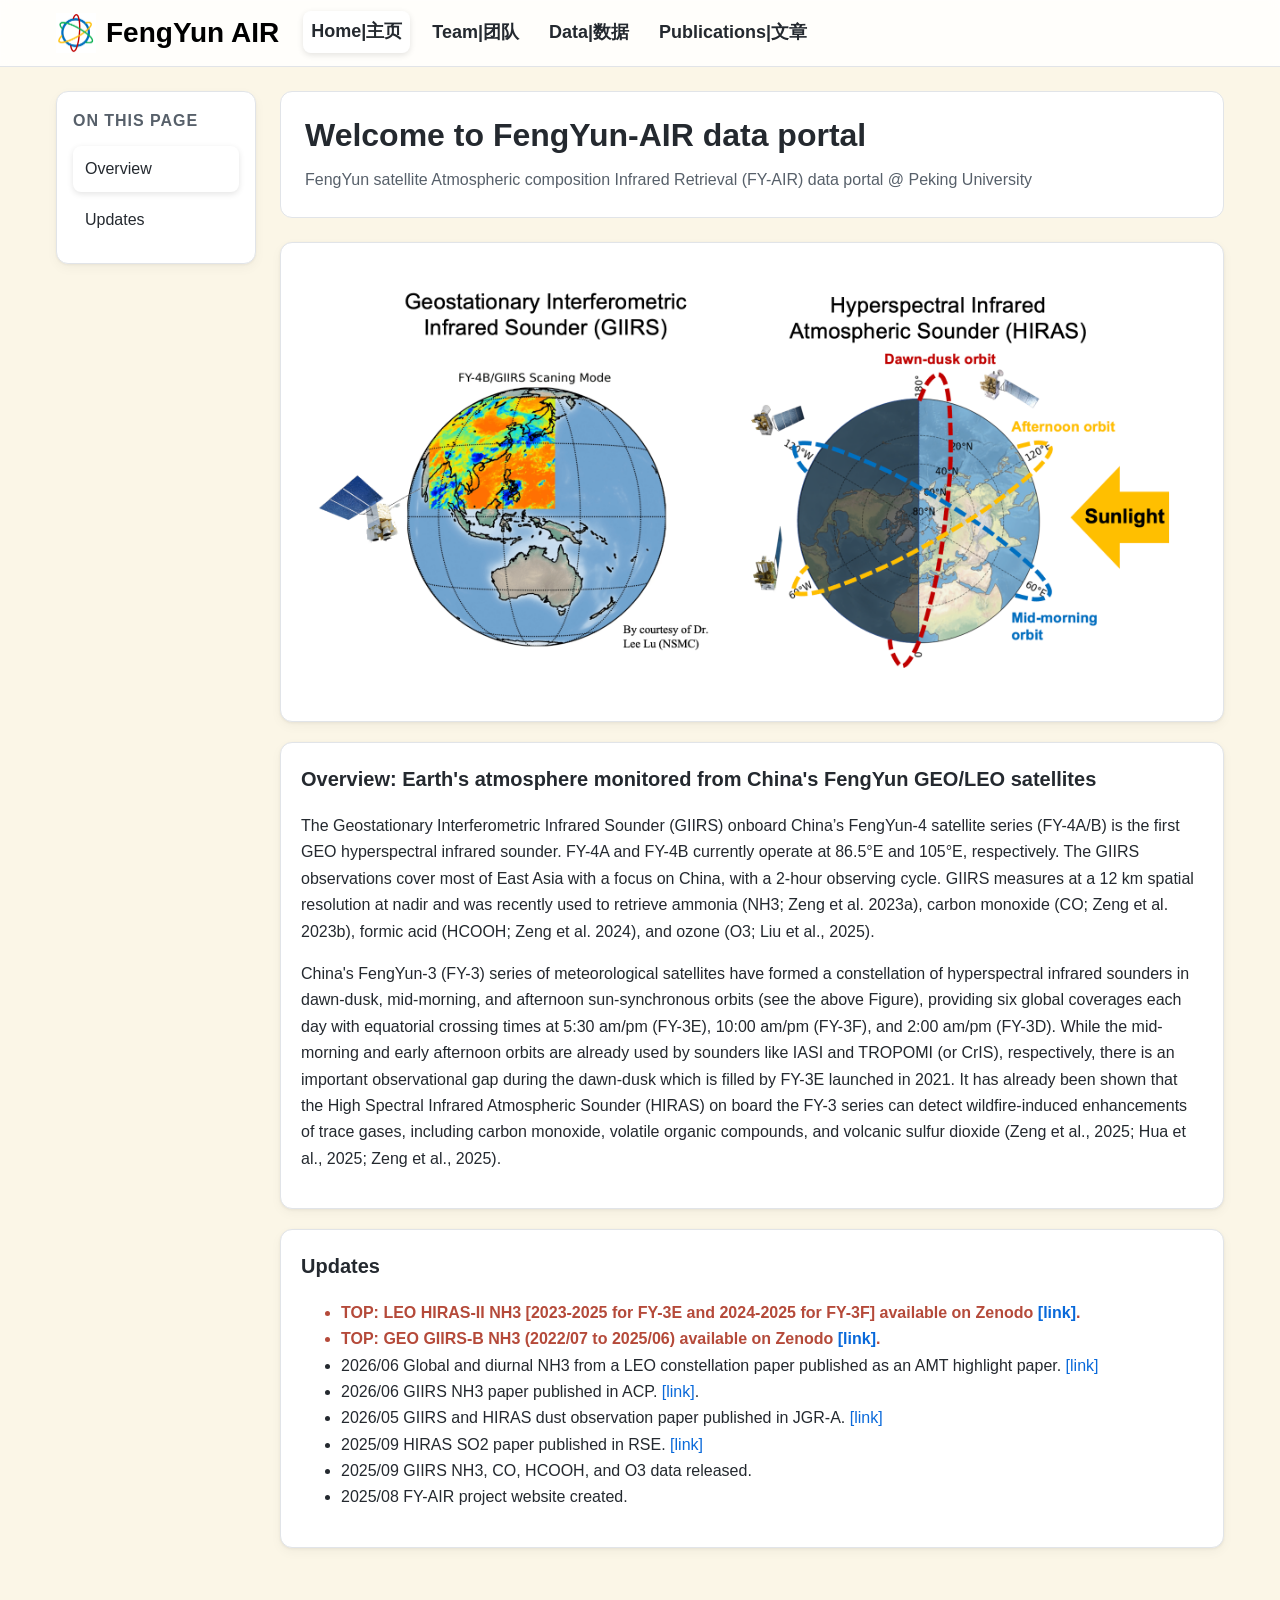
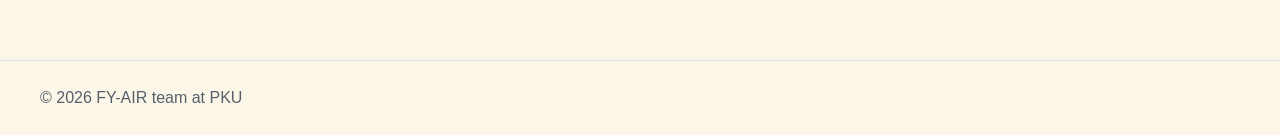
<file: index.html>
<!doctype html>
<html lang="en">
<head>
  <meta charset="utf-8" />
  <meta name="viewport" content="width=device-width, initial-scale=1" />
  <title>FY-AIR</title>
  <meta name="description" content="FengYun satellite atmospheric composition" />
    <style>
    :root {
      --bg: #fbf6e7;
      --text: #24292f;
      --muted: #57606a;
      --border: #e1e4e8;
      --primary: #0969da;
      --primary-ink: #0550ae;
      --nav-bg: #ffffff;
      --nav-blur: rgba(255,255,255,0.85);
      --code-bg: #f6f8fa;
      --card-bg: #ffffff;
      --shadow: 0 1px 3px rgba(0,0,0,0.06), 0 4px 12px rgba(0,0,0,0.04);
      --radius: 12px;
      --sw: 1px;
      --content-max: 1200px;
      --sidebar-w: 200px;
    }
    *, *::before, *::after { box-sizing: border-box; }
    html, body { height: 100%; }
    body {
      margin: 0;
      font: 16px/1.65 -apple-system, BlinkMacSystemFont, "Segoe UI", Roboto, Inter, Helvetica, Arial, sans-serif;
      color: var(--text);
      background: var(--bg);
      -webkit-font-smoothing: antialiased;
      -moz-osx-font-smoothing: grayscale;
    }
    img { max-width: 100%; display: block; }
    a { color: var(--primary); text-decoration: none; }
    a:hover { text-decoration: underline; }
    .brand {
      text-decoration: none;
    }
    .brand:hover {
      text-decoration: none;
    }
    code, pre { font-family: ui-monospace, SFMono-Regular, Menlo, Monaco, Consolas, "Liberation Mono", "Courier New", monospace; }
    .nav {
      position: sticky; top: 0; z-index: 50;
      backdrop-filter: saturate(1.2) blur(6px);
      background: var(--nav-blur);
      border-bottom: var(--sw) solid var(--border);
    }
    .nav .wrap {
      max-width: var(--content-max);
      margin: 0 auto;
      padding: 10px 16px;
      display: flex; align-items: center; gap: 16px;
    }
    .brand { display:flex; align-items:center; gap:10px; font-weight:700; font-size: 22px; }
    .brand .logo {
      position: relative;
      width: 28px;
      height: 28px;
    }
    .brand .logo span,
    .brand .logo::before,
    .brand .logo::after {
      content: '';
      position: absolute;
      border-radius: 50%;
      top: 50%;
      left: 50%;
      transform: translate(-50%, -50%);
      background: transparent;
      border: 2px solid;
    }
    .brand .logo span {
      width: 8px;
      height: 8px;
      border-color: blue;
      z-index: 3;
    }
    .brand .logo::before {
      width: 16px;
      height: 16px;
      border-color: green;
      z-index: 2;
    }
    .brand .logo::after {
      width: 24px;
      height: 24px;
      border-color: red;
      z-index: 1;
    }
    .brand-title {
      font-size: 28px;
      font-weight: 700;
      color: #000000;
    }
    .navlinks { display:flex; gap:14px; margin-left: 8px; }
    .navlinks a {
      color: var(--text);
      padding:6px 8px;
      border-radius:8px;
      font-size: 18px;
      font-weight:600;
      transition: all 0.22s ease; /* 平滑动画 */
    }
    .navlinks a[aria-current="page"],
    .navlinks a:hover {
      background: var(--card-bg);
      text-decoration:none;
      box-shadow: 0 2px 6px rgba(0,0,0,0.11); /* 加深阴影 */
      transform: translateY(-1px); /* 轻微上浮 */
    }
    .spacer { flex: 1; }
    .menu-btn { display:none; margin-left:4px; border: var(--sw) solid var(--border); background:#fff; border-radius:8px; padding:8px 10px; }
    .layout {
      max-width: var(--content-max);
      margin: 0 auto; padding: 24px 16px 64px;
      display: grid; grid-template-columns: var(--sidebar-w) 1fr;
      gap: 24px;
    }
    .sidebar {
      position: sticky; top: 64px; align-self: start; border: var(--sw) solid var(--border); border-radius: var(--radius); padding: 16px; background: #fff;
      height: max-content;
      box-shadow: var(--shadow);
    }
    .sidebar h3 { margin: 0 0 12px; font-size: 16px; font-weight: 700; text-transform: uppercase; letter-spacing: .06em; color: var(--muted); }
    .snav { list-style: none; padding: 0; margin: 0; }
    .snav li { margin: 4px 0; }
    .snav a {
      display: block;
      padding: 10px 12px;
      border-radius: 8px;
      color: var(--text);
      font-size: 16px;
      font-weight: 500;
      transition: all 0.22s ease;
    }
    .snav a.active,
    .snav a:hover {
      background: var(--card-bg);
      text-decoration: none;
      box-shadow: 0 2px 6px rgba(0,0,0,0.11);
      transform: translateY(-1px);
    }
    .content { min-width: 0; }
    .hero {
      border: var(--sw) solid var(--border); border-radius: var(--radius); padding: 24px; background: #fff;
      display: grid; gap: 12px;
      transition: transform 0.2s ease, box-shadow 0.2s ease;
    }
    .hero:hover {
      transform: translateY(-2px);
      box-shadow: 0 2px 6px rgba(0,0,0,0.08),0 8px 16px rgba(0,0,0,0.06);
    }
    .hero h1 { font-size: 32px; line-height: 1.2; margin: 0; }
    .hero p { margin: 0; color: var(--muted); }
    .hero .cta { display: flex; flex-wrap: wrap; gap: 10px; margin-top: 6px; }
    .btn {
      display:inline-flex; align-items:center; gap:8px; padding:10px 14px; border-radius: 10px; border: var(--sw) solid var(--border); background:#fff;
      font-weight:600; text-decoration:none;
      box-shadow: var(--shadow);
    }
    .btn.primary { background: var(--primary); color:#fff; border-color: transparent; }
    .btn.primary:hover { filter: saturate(1.1) brightness(.98); }
    .three-boxes {
      margin-top: 24px;
      display: flex;
      flex-direction: column;
      gap: 20px;
    }
    .box {
      border: var(--sw) solid var(--border);
      border-radius: var(--radius);
      background: #fff;
      padding: 20px;
      box-shadow: var(--shadow);
      transition: transform 0.2s ease, box-shadow 0.2s ease;
    }
    .box:hover {
      transform: translateY(-2px);
      box-shadow: 0 2px 6px rgba(0,0,0,0.08),0 8px 16px rgba(0,0,0,0.06);
    }
    .box h2 {
      margin-top: 0;
      font-size: 20px;
    }
    footer { border-top: var(--sw) solid var(--border); margin-top: 48px; padding: 24px 16px; color: var(--muted); }
    .footwrap { max-width: var(--content-max); margin: 0 auto; display: grid; gap: 12px; }
    @media (max-width: 1100px) {
      .layout { grid-template-columns: 1fr; }
      .sidebar { position: static; }
      .menu-btn { display:inline-flex; }
      .sidebar { display: none; }
      .sidebar.open { display: block; }
    }
    </style>

</head>
<body>
  <nav class="nav" aria-label="Main">
    <div class="wrap">
      <button class="menu-btn" aria-expanded="false" aria-controls="sidebar" id="menuToggle">☰ Menu</button>
      <a class="brand" href="#">
        <img src="img/logo.png" alt="FY-AIR logo" class="logo" style="width:40px;height:auto;" />
        <span class="brand-title">FengYun AIR</span>
      </a>
      <div class="navlinks" role="navigation" aria-label="Primary">
        <a href="index.html" aria-current="page">Home|主页</a>
        <a href="team.html">Team|团队</a>
        <a href="data.html">Data|数据</a>
        <a href="publications.html">Publications|文章</a>
      </div>
      <div class="spacer"></div>
    </div>
  </nav>

  <main class="layout">
    <aside class="sidebar" id="sidebar">
      <h3>On this page</h3>
      <ul class="snav">
        <li><a class="active" href="#">Overview</a></li>
        <li><a href="#updates">Updates</a></li>
      </ul>
    </aside>

    <section class="content">
      <div class="hero">
        <h1>Welcome to FengYun-AIR data portal</h1>
        <p>FengYun satellite Atmospheric composition Infrared Retrieval (FY-AIR) data portal @ Peking University</p>
      </div>

      <div class="three-boxes">
        <div class="box">
          <!-- <h2>Image</h2> -->
          <img src="img/GIIRS_HIRAS.png" alt="FengYun Hyperspctral Infrared Sounders" />
        </div>
        <div class="box" id="Overview">
          <!-- <h2>Introduction</h2> -->
          <h2>Overview: Earth's atmosphere monitored from China's FengYun GEO/LEO satellites</h2>
          <p>The Geostationary Interferometric Infrared Sounder (GIIRS) onboard China’s FengYun-4 satellite series (FY-4A/B) is the first GEO hyperspectral infrared sounder. FY-4A and FY-4B currently operate at 86.5°E and 105°E, respectively. The GIIRS observations cover most of East Asia with a focus on China, with a 2-hour observing cycle. GIIRS measures at a 12 km spatial resolution at nadir and was recently used to retrieve ammonia (NH3; Zeng et al. 2023a), carbon monoxide (CO; Zeng et al. 2023b), formic acid (HCOOH; Zeng et al. 2024), and ozone (O3; Liu et al., 2025).</p>
          <p>China's FengYun-3 (FY-3) series of meteorological satellites have formed a constellation of hyperspectral infrared sounders in dawn-dusk, mid-morning, and afternoon sun-synchronous orbits (see the above Figure), providing six global coverages each day with equatorial crossing times at 5:30 am/pm (FY-3E), 10:00 am/pm (FY-3F), and 2:00 am/pm (FY-3D). While the mid-morning and early afternoon orbits are already used by sounders like IASI and TROPOMI (or CrIS), respectively, there is an important observational gap during the dawn-dusk which is filled by FY-3E launched in 2021. It has already been shown that the High Spectral Infrared Atmospheric Sounder (HIRAS) on board the FY-3 series can detect wildfire-induced enhancements of trace gases, including carbon monoxide, volatile organic compounds, and volcanic sulfur dioxide (Zeng et al., 2025; Hua et al., 2025; Zeng et al., 2025).</p>
        </div>
        <div class="box" id="updates">
          <h2>Updates</h2>
          <ul>
            <li style="color:#b54a3a; font-weight:bold;">TOP: LEO HIRAS-II NH3 [2023-2025 for FY-3E and 2024-2025 for FY-3F] available on Zenodo <a href="https://fengyunair.github.io/data.html#hirasnh3">[link]</a>.</li>
            <li style="color:#b54a3a; font-weight:bold;">TOP: GEO GIIRS-B NH3 (2022/07 to 2025/06) available on Zenodo <a href="https://fengyunair.github.io/data.html#giirsnh3">[link]</a>.</li>
            <li>2026/06 Global and diurnal NH3 from a LEO constellation paper published as an AMT highlight paper. <a href="https://doi.org/10.5194/amt-19-4013-2026">[link]</a></li>
            <li>2026/06 GIIRS NH3 paper published in ACP. <a href="https://doi.org/10.5194/acp-26-7803-2026">[link]</a>.</li>
            <li>2026/05 GIIRS and HIRAS dust observation paper published in JGR-A. <a href="https://doi.org/10.1029/2025JD045990">[link]</a></li>
            <li>2025/09 HIRAS SO2 paper published in RSE. <a href="https://www.sciencedirect.com/science/article/abs/pii/S0034425725004614">[link]</a></li>
            <li>2025/09 GIIRS NH3, CO, HCOOH, and O3 data released.</li>
            <li>2025/08 FY-AIR project website created.</li>
          </ul>
        </div>
      </div>

<!--       <article class="doc" id="team">
        <h1>Team</h1>
        <p>Introduce your project team members here.</p>
      </article>

      <article class="doc" id="data">
        <h1>Data</h1>
        <p>Describe your datasets, sources, and data access instructions.</p>
      </article>

      <article class="doc" id="publications">
        <h1>Publications</h1>
        <p>List your related publications and research outputs here.</p>
      </article> -->
    </section>
  </main>

  <footer>
    <div class="footwrap">
      <div>© <span id="year"></span> FY-AIR team at PKU </div>
    </div>
  </footer>

  <script>
    const y = document.getElementById('year'); if (y) y.textContent = new Date().getFullYear();
    const btn = document.getElementById('menuToggle');
    const sidebar = document.getElementById('sidebar');
    if (btn && sidebar) {
      btn.addEventListener('click', () => {
        const open = sidebar.classList.toggle('open');
        btn.setAttribute('aria-expanded', open ? 'true' : 'false');
      });
    }
  </script>
</body>
</html>
</file>
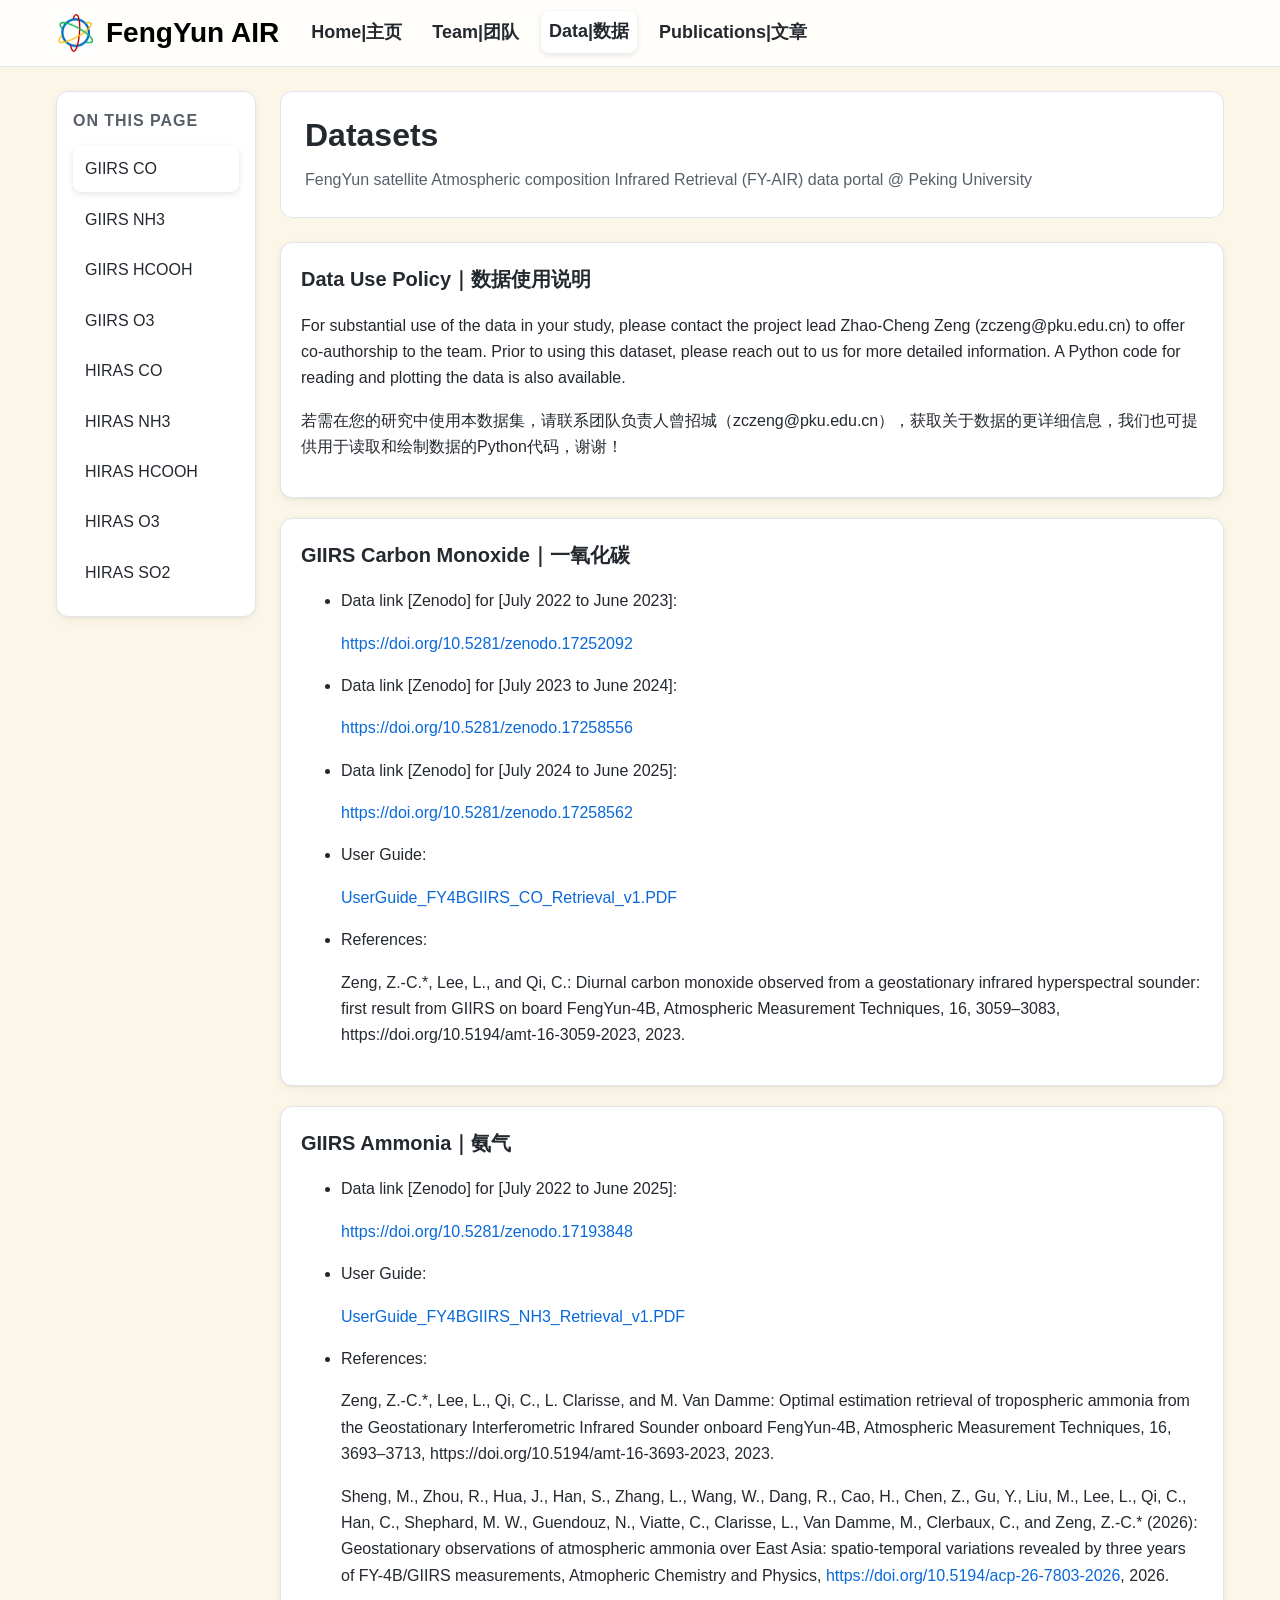
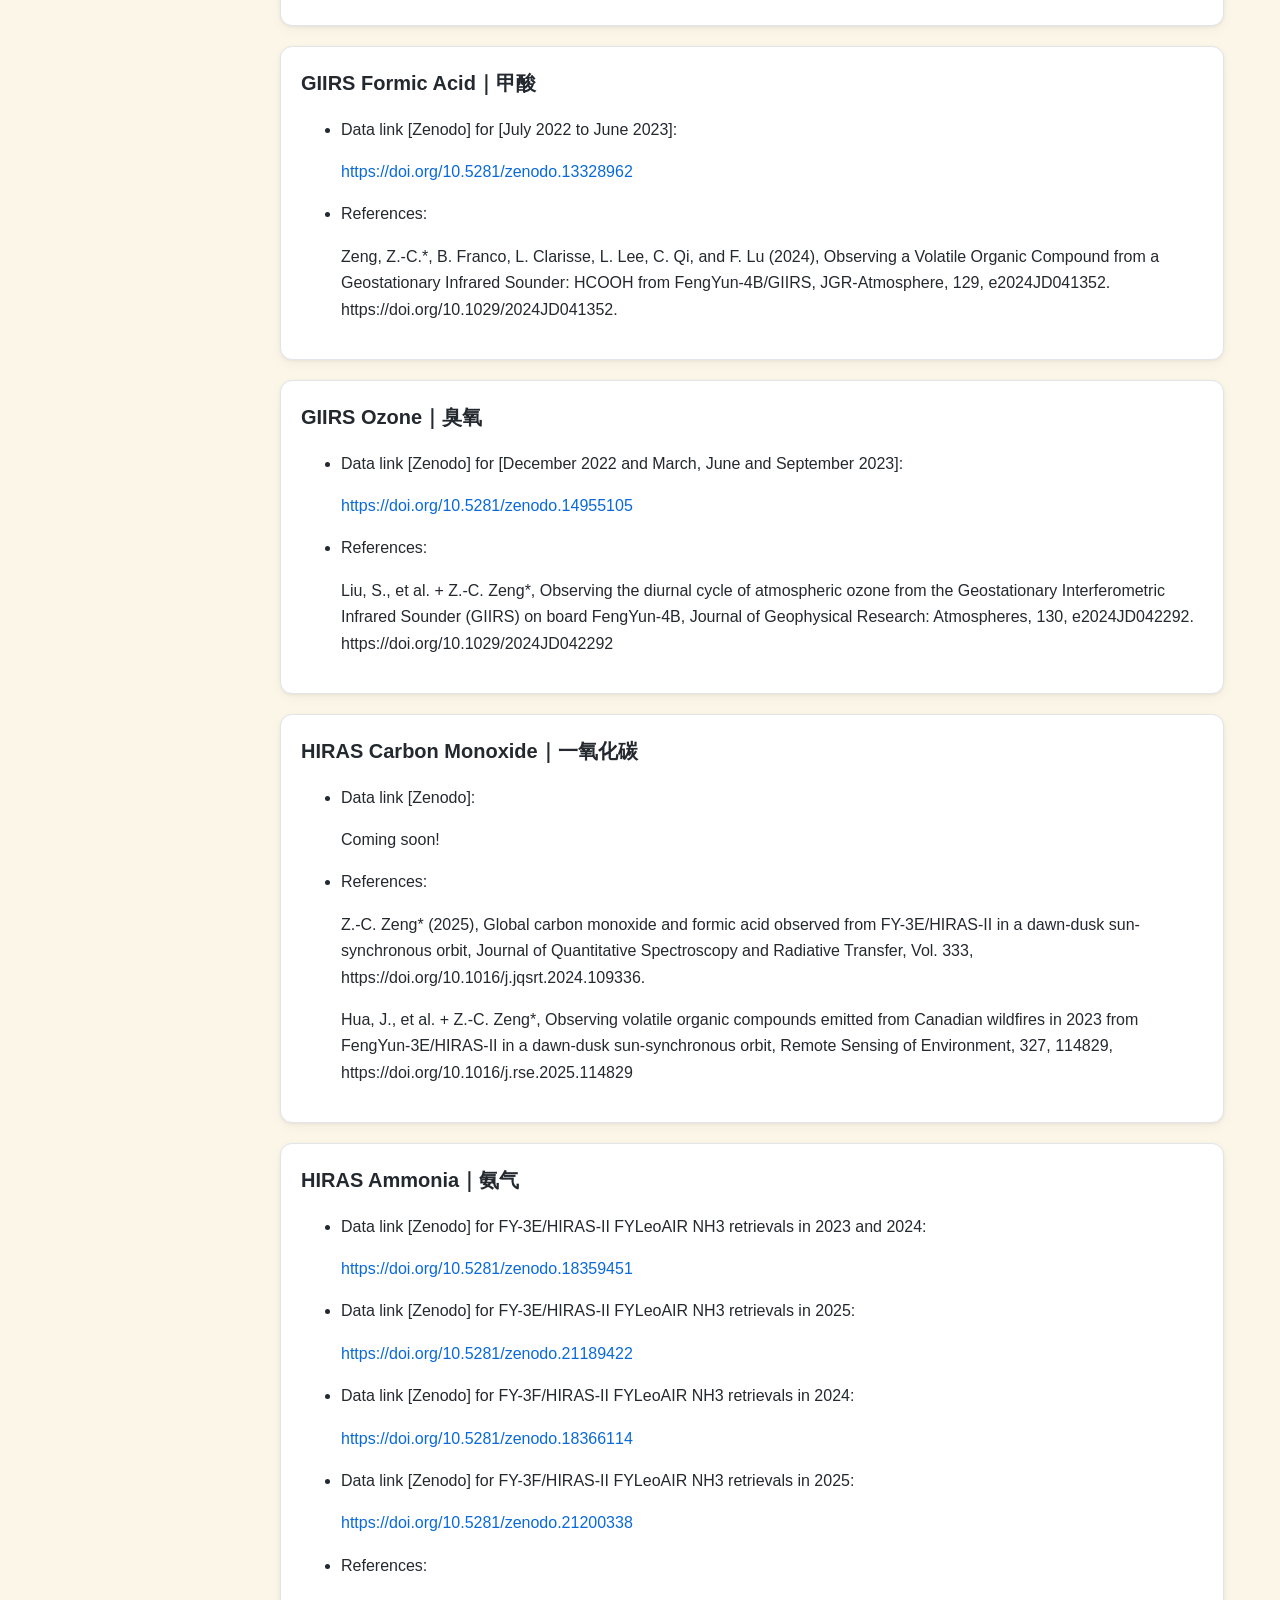
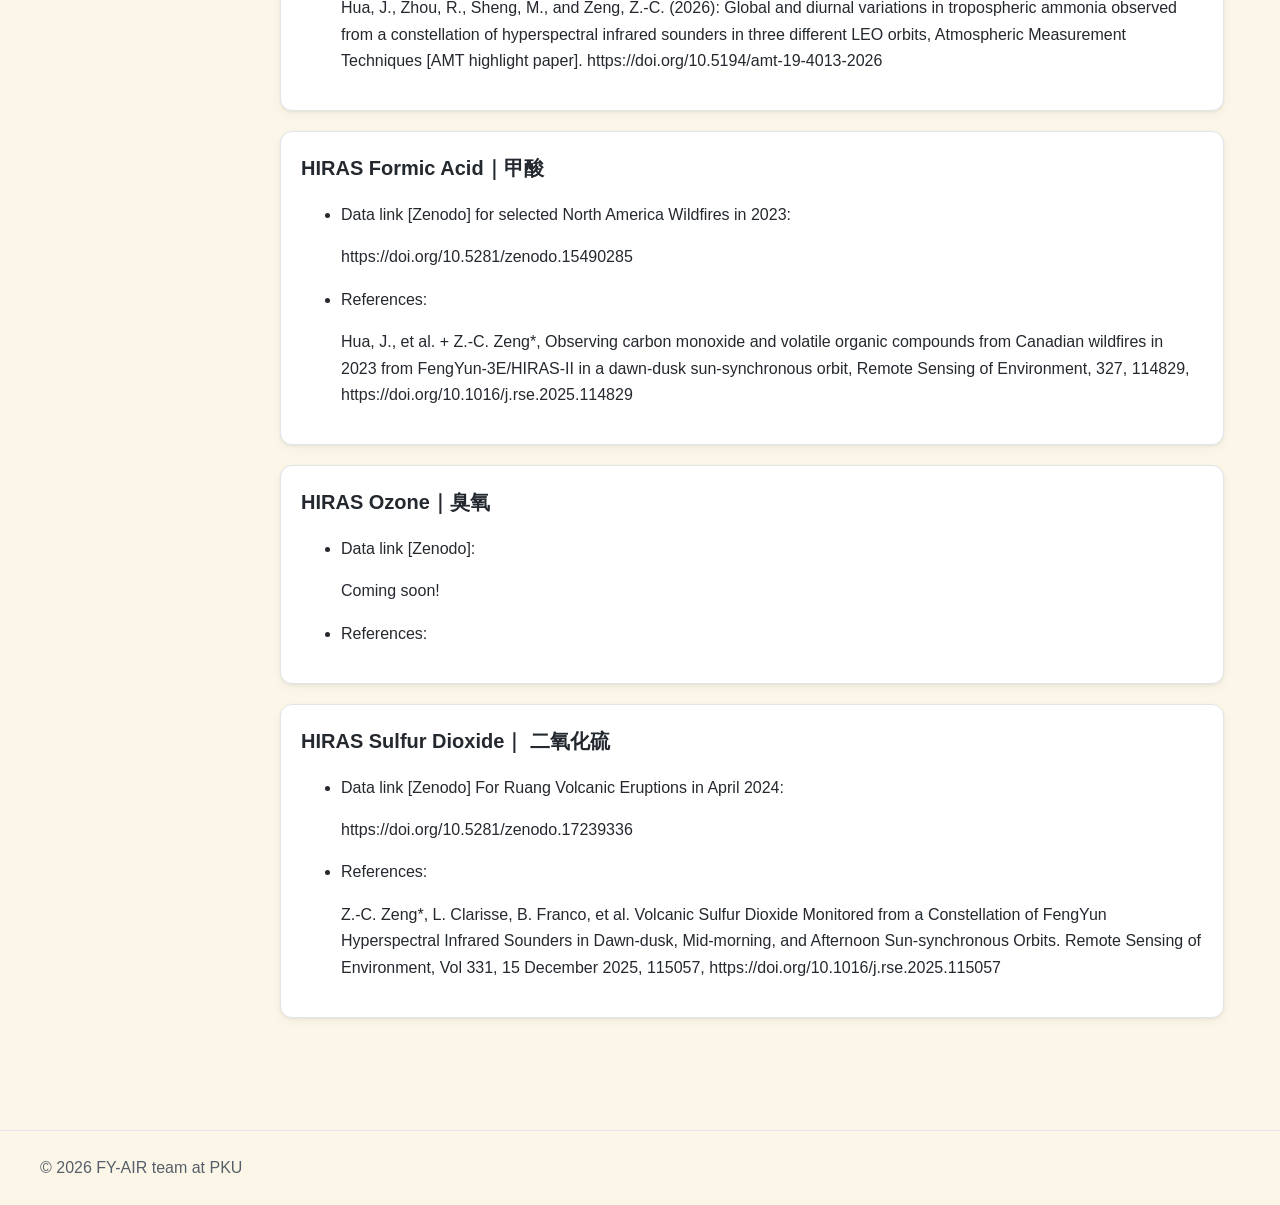
<file: data.html>
<!doctype html>
<html lang="en">
<head>
  <meta charset="utf-8" />
  <meta name="viewport" content="width=device-width, initial-scale=1" />
  <title>FY-AIR</title>
  <meta name="description" content="FengYun satellite atmospheric composition" />
    <style>
    :root {
      --bg: #fbf6e7;
      --text: #24292f;
      --muted: #57606a;
      --border: #e1e4e8;
      --primary: #0969da;
      --primary-ink: #0550ae;
      --nav-bg: #ffffff;
      --nav-blur: rgba(255,255,255,0.85);
      --code-bg: #f6f8fa;
      --card-bg: #ffffff;
      --shadow: 0 1px 3px rgba(0,0,0,0.06), 0 4px 12px rgba(0,0,0,0.04);
      --radius: 12px;
      --sw: 1px;
      --content-max: 1200px;
      --sidebar-w: 200px;
    }
    *, *::before, *::after { box-sizing: border-box; }
    html, body { height: 100%; }
    body {
      margin: 0;
      font: 16px/1.65 -apple-system, BlinkMacSystemFont, "Segoe UI", Roboto, Inter, Helvetica, Arial, sans-serif;
      color: var(--text);
      background: var(--bg);
      -webkit-font-smoothing: antialiased;
      -moz-osx-font-smoothing: grayscale;
    }
    img { max-width: 100%; display: block; }
    a { color: var(--primary); text-decoration: none; }
    a:hover { text-decoration: underline; }
    .brand {
      text-decoration: none;
    }
    .brand:hover {
      text-decoration: none;
    }
    code, pre { font-family: ui-monospace, SFMono-Regular, Menlo, Monaco, Consolas, "Liberation Mono", "Courier New", monospace; }
    .nav {
      position: sticky; top: 0; z-index: 50;
      backdrop-filter: saturate(1.2) blur(6px);
      background: var(--nav-blur);
      border-bottom: var(--sw) solid var(--border);
    }
    .nav .wrap {
      max-width: var(--content-max);
      margin: 0 auto;
      padding: 10px 16px;
      display: flex; align-items: center; gap: 16px;
    }
    .brand { display:flex; align-items:center; gap:10px; font-weight:700; font-size: 22px; }
    .brand .logo {
      position: relative;
      width: 28px;
      height: 28px;
    }
    .brand .logo span,
    .brand .logo::before,
    .brand .logo::after {
      content: '';
      position: absolute;
      border-radius: 50%;
      top: 50%;
      left: 50%;
      transform: translate(-50%, -50%);
      background: transparent;
      border: 2px solid;
    }
    .brand .logo span {
      width: 8px;
      height: 8px;
      border-color: blue;
      z-index: 3;
    }
    .brand .logo::before {
      width: 16px;
      height: 16px;
      border-color: green;
      z-index: 2;
    }
    .brand .logo::after {
      width: 24px;
      height: 24px;
      border-color: red;
      z-index: 1;
    }
    .brand-title {
      font-size: 28px;
      font-weight: 700;
      color: #000000;
    }
    .navlinks { display:flex; gap:14px; margin-left: 8px; }
    .navlinks a {
      color: var(--text);
      padding:6px 8px;
      border-radius:8px;
      font-size: 18px;
      font-weight:600;
      transition: all 0.22s ease; /* 平滑动画 */
    }
    .navlinks a[aria-current="page"],
    .navlinks a:hover {
      background: var(--card-bg);
      text-decoration:none;
      box-shadow: 0 2px 6px rgba(0,0,0,0.11); /* 加深阴影 */
      transform: translateY(-1px); /* 轻微上浮 */
    }
    .spacer { flex: 1; }
    .menu-btn { display:none; margin-left:4px; border: var(--sw) solid var(--border); background:#fff; border-radius:8px; padding:8px 10px; }
    .layout {
      max-width: var(--content-max);
      margin: 0 auto; padding: 24px 16px 64px;
      display: grid; grid-template-columns: var(--sidebar-w) 1fr;
      gap: 24px;
    }
    .sidebar {
      position: sticky; top: 64px; align-self: start; border: var(--sw) solid var(--border); border-radius: var(--radius); padding: 16px; background: #fff;
      height: max-content;
      box-shadow: var(--shadow);
    }
    .sidebar h3 { margin: 0 0 12px; font-size: 16px; font-weight: 700; text-transform: uppercase; letter-spacing: .06em; color: var(--muted); }
    .snav { list-style: none; padding: 0; margin: 0; }
    .snav li { margin: 4px 0; }
    .snav a {
      display: block;
      padding: 10px 12px;
      border-radius: 8px;
      color: var(--text);
      font-size: 16px;
      font-weight: 500;
      transition: all 0.22s ease;
    }
    .snav a.active,
    .snav a:hover {
      background: var(--card-bg);
      text-decoration: none;
      box-shadow: 0 2px 6px rgba(0,0,0,0.11);
      transform: translateY(-1px);
    }
    .content { min-width: 0; }
    .hero {
      border: var(--sw) solid var(--border); border-radius: var(--radius); padding: 24px; background: #fff;
      display: grid; gap: 12px;
      transition: transform 0.2s ease, box-shadow 0.2s ease;
    }
    .hero:hover {
      transform: translateY(-2px);
      box-shadow: 0 2px 6px rgba(0,0,0,0.08),0 8px 16px rgba(0,0,0,0.06);
    }
    .hero h1 { font-size: 32px; line-height: 1.2; margin: 0; }
    .hero p { margin: 0; color: var(--muted); }
    .hero .cta { display: flex; flex-wrap: wrap; gap: 10px; margin-top: 6px; }
    .btn {
      display:inline-flex; align-items:center; gap:8px; padding:10px 14px; border-radius: 10px; border: var(--sw) solid var(--border); background:#fff;
      font-weight:600; text-decoration:none;
      box-shadow: var(--shadow);
    }
    .btn.primary { background: var(--primary); color:#fff; border-color: transparent; }
    .btn.primary:hover { filter: saturate(1.1) brightness(.98); }
    .three-boxes {
      margin-top: 24px;
      display: flex;
      flex-direction: column;
      gap: 20px;
    }
    .box {
      border: var(--sw) solid var(--border);
      border-radius: var(--radius);
      background: #fff;
      padding: 20px;
      box-shadow: var(--shadow);
      transition: transform 0.2s ease, box-shadow 0.2s ease;
    }
    .box:hover {
      transform: translateY(-2px);
      box-shadow: 0 2px 6px rgba(0,0,0,0.08),0 8px 16px rgba(0,0,0,0.06);
    }
    .box h2 {
      margin-top: 0;
      font-size: 20px;
    }
    footer { border-top: var(--sw) solid var(--border); margin-top: 48px; padding: 24px 16px; color: var(--muted); }
    .footwrap { max-width: var(--content-max); margin: 0 auto; display: grid; gap: 12px; }
    @media (max-width: 1100px) {
      .layout { grid-template-columns: 1fr; }
      .sidebar { position: static; }
      .menu-btn { display:inline-flex; }
      .sidebar { display: none; }
      .sidebar.open { display: block; }
    }
    </style>
</head>
<body>
  <nav class="nav" aria-label="Main">
    <div class="wrap">
      <button class="menu-btn" aria-expanded="false" aria-controls="sidebar" id="menuToggle">☰ Menu</button>
      <a class="brand" href="#">
        <img src="img/logo.png" alt="FY-AIR logo" class="logo" style="width:40px;height:auto;" />
        <span class="brand-title">FengYun AIR</span>
      </a>
      <div class="navlinks" role="navigation" aria-label="Primary">
        <a href="index.html">Home|主页</a>
        <a href="team.html">Team|团队</a>
        <a href="data.html" aria-current="page">Data|数据</a>
        <a href="publications.html">Publications|文章</a>
      </div>
      <div class="spacer"></div>
    </div>
  </nav>

  <main class="layout">
    <aside class="sidebar" id="sidebar">
      <h3>On this page</h3>
      <ul class="snav">
        <li><a class="active" href="#giirsco">GIIRS CO</a></li>
        <li><a href="#giirsnh3">GIIRS NH3</a></li>
        <li><a href="#giirshcooh">GIIRS HCOOH</a></li>
        <li><a href="#giirso3">GIIRS O3</a></li>
        <li><a href="#hirasco">HIRAS CO</a></li>
        <li><a href="#hirasnh3">HIRAS NH3</a></li>
        <li><a href="#hirashcooh">HIRAS HCOOH</a></li>
        <li><a href="#hiraso3">HIRAS O3</a></li>
        <li><a href="#hirasso2">HIRAS SO2</a></li>
      </ul>
    </aside>

    <section class="content">
      <div class="hero">
        <h1>Datasets</h1>
        <p>FengYun satellite Atmospheric composition Infrared Retrieval (FY-AIR) data portal @ Peking University</p>
      </div>

      <div class="three-boxes">
<!--         <div class="box">
          <h2>Image</h2>
          <img src="https://via.placeholder.com/400x250" alt="Placeholder image" />
        </div> -->
        <div class="box" id="Introduction">
          <h2>Data Use Policy｜数据使用说明</h2>
          <p>For substantial use of the data in your study, please contact the project lead Zhao-Cheng Zeng (zczeng@pku.edu.cn) to offer co-authorship to the team. 
            Prior to using this dataset, please reach out to us for more detailed information. 
            A Python code for reading and plotting the data is also available. </p>
          <p>若需在您的研究中使用本数据集，请联系团队负责人曾招城（zczeng@pku.edu.cn），获取关于数据的更详细信息，我们也可提供用于读取和绘制数据的Python代码，谢谢！</p>
        </div>
        <div class="box" id="giirsco">
          <h2>GIIRS Carbon Monoxide｜一氧化碳</h2>
          <ul>
            <li>Data link [Zenodo] for [July 2022 to June 2023]:</li>
            <p><a href="https://doi.org/10.5281/zenodo.17252092">https://doi.org/10.5281/zenodo.17252092</a></p>
            <li>Data link [Zenodo] for [July 2023 to June 2024]:</li>
            <p><a href="https://doi.org/10.5281/zenodo.17258556">https://doi.org/10.5281/zenodo.17258556</a></p>
            <li>Data link [Zenodo] for [July 2024 to June 2025]:</li>
            <p><a href="https://doi.org/10.5281/zenodo.17258562">https://doi.org/10.5281/zenodo.17258562</a></p>
            <li>User Guide:</li>
            <p><a href="doc/UserGuide_FY4BGIIRS_CO_Retrieval_v1.PDF">UserGuide_FY4BGIIRS_CO_Retrieval_v1.PDF</a></p>
            <li>References:</li>
            <p>Zeng, Z.-C.*, Lee, L., and Qi, C.: Diurnal carbon monoxide observed from a geostationary infrared hyperspectral sounder: first result from GIIRS on board FengYun-4B, Atmospheric Measurement Techniques, 16, 3059–3083, https://doi.org/10.5194/amt-16-3059-2023, 2023.</p>
          </ul>
        </div>
        <div class="box" id="giirsnh3">
          <h2>GIIRS Ammonia｜氨气</h2>
          <ul>
            <li>Data link [Zenodo] for [July 2022 to June 2025]:</li>
            <p><a href="https://doi.org/10.5281/zenodo.17193848">https://doi.org/10.5281/zenodo.17193848</a></p>
            <li>User Guide:</li>
            <p><a href="doc/UserGuide_FY4BGIIRS_NH3_Retrieval_v1.PDF">UserGuide_FY4BGIIRS_NH3_Retrieval_v1.PDF</a></p>
            <li>References:</li>
            <p>Zeng, Z.-C.*, Lee, L., Qi, C., L. Clarisse, and M. Van Damme: Optimal estimation retrieval of tropospheric ammonia from the Geostationary Interferometric Infrared Sounder onboard FengYun-4B, Atmospheric Measurement Techniques, 16, 3693–3713, https://doi.org/10.5194/amt-16-3693-2023, 2023.</p>
            <p>Sheng, M., Zhou, R., Hua, J., Han, S., Zhang, L., Wang, W., Dang, R., Cao, H., Chen, Z., Gu, Y., Liu, M., Lee, L., Qi, C., Han, C., Shephard, M. W., Guendouz, N., Viatte, C., Clarisse, L., Van Damme, M., Clerbaux, C., and Zeng, Z.-C.* (2026): Geostationary observations of atmospheric ammonia over East Asia: spatio-temporal variations revealed by three years of FY-4B/GIIRS measurements, Atmopheric Chemistry and Physics, <a href="https://doi.org/10.5194/acp-26-7803-2026">https://doi.org/10.5194/acp-26-7803-2026</a>, 2026.</p>
          </ul>
        </div>
        <div class="box" id="giirshcooh">
          <h2>GIIRS Formic Acid｜甲酸</h2>
          <ul>
            <li>Data link [Zenodo] for [July 2022 to June 2023]:</li>
            <p><a href="https://doi.org/10.5281/zenodo.13328962">https://doi.org/10.5281/zenodo.13328962</a></p>
            <li>References:</li>
            <p>Zeng, Z.-C.*, B. Franco, L. Clarisse, L. Lee, C. Qi, and F. Lu (2024), Observing a Volatile Organic Compound from a Geostationary Infrared Sounder: HCOOH from FengYun-4B/GIIRS, JGR-Atmosphere, 129, e2024JD041352. https://doi.org/10.1029/2024JD041352.</p>
          </ul>
        </div>
        <div class="box" id="giirso3">
          <h2>GIIRS Ozone｜臭氧</h2>
          <ul>
            <li>Data link [Zenodo] for [December 2022 and March, June and September 2023]:</li>
            <p><a href="https://doi.org/10.5281/zenodo.14955105">https://doi.org/10.5281/zenodo.14955105</a></p>
            <li>References:</li>
            <p>Liu, S., et al. + Z.-C. Zeng*, Observing the diurnal cycle of atmospheric ozone from the Geostationary Interferometric Infrared Sounder (GIIRS) on board FengYun-4B, Journal of Geophysical Research: Atmospheres, 130, e2024JD042292. https://doi.org/10.1029/2024JD042292</p>
          </ul>
        </div>
        <div class="box" id="hirasco">
          <h2>HIRAS Carbon Monoxide｜一氧化碳</h2>
          <ul>
            <li>Data link [Zenodo]:</li>
            <p>Coming soon!</p>
            <li>References:</li>
            <p>Z.-C. Zeng* (2025), Global carbon monoxide and formic acid observed from FY-3E/HIRAS-II in a dawn-dusk sun-synchronous orbit, Journal of Quantitative Spectroscopy and Radiative Transfer, Vol. 333, https://doi.org/10.1016/j.jqsrt.2024.109336.</p>
            <p>Hua, J., et al. + Z.-C. Zeng*, Observing volatile organic compounds emitted from Canadian wildfires in 2023 from FengYun-3E/HIRAS-II in a dawn-dusk sun-synchronous orbit, Remote Sensing of Environment, 327, 114829, https://doi.org/10.1016/j.rse.2025.114829</p>
          </ul>
        </div>
        <div class="box" id="hirasnh3">
          <h2>HIRAS Ammonia｜氨气</h2>
          <ul>
            <li>Data link [Zenodo] for FY-3E/HIRAS-II FYLeoAIR NH3 retrievals in 2023 and 2024:</li>
            <p><a href="https://doi.org/10.5281/zenodo.18359451">https://doi.org/10.5281/zenodo.18359451</a></p>
            <li>Data link [Zenodo] for FY-3E/HIRAS-II FYLeoAIR NH3 retrievals in 2025:</li>
            <p><a href="https://doi.org/10.5281/zenodo.21189422">https://doi.org/10.5281/zenodo.21189422</a></p>
            <li>Data link [Zenodo] for FY-3F/HIRAS-II FYLeoAIR NH3 retrievals in 2024:</li>
            <p><a href="https://doi.org/10.5281/zenodo.18366114">https://doi.org/10.5281/zenodo.18366114</a></p>
            <li>Data link [Zenodo] for FY-3F/HIRAS-II FYLeoAIR NH3 retrievals in 2025:</li>
            <p><a href="https://doi.org/10.5281/zenodo.21200338">https://doi.org/10.5281/zenodo.21200338</a></p>
            <li>References:</li>
            <p>Hua, J., Zhou, R., Sheng, M., and Zeng, Z.-C. (2026): Global and diurnal variations in tropospheric ammonia observed from a constellation of hyperspectral infrared sounders in three different LEO orbits, Atmospheric Measurement Techniques [AMT highlight paper]. https://doi.org/10.5194/amt-19-4013-2026</p>
          </ul>
        </div>
        <div class="box" id="hirashcooh">
          <h2>HIRAS Formic Acid｜甲酸</h2>
          <ul>
            <li>Data link [Zenodo] for selected North America Wildfires in 2023:</li>
            <p>https://doi.org/10.5281/zenodo.15490285</p>
            <li>References:</li>
            <p>Hua, J., et al. + Z.-C. Zeng*, Observing carbon monoxide and volatile organic compounds from Canadian wildfires in 2023 from FengYun-3E/HIRAS-II in a dawn-dusk sun-synchronous orbit, Remote Sensing of Environment, 327, 114829, https://doi.org/10.1016/j.rse.2025.114829</p>
          </ul>
        </div>
        <div class="box" id="hiraso3">
          <h2>HIRAS Ozone｜臭氧</h2>
          <ul>
            <li>Data link [Zenodo]:</li>
            <p>Coming soon!</p>
            <li>References:</li>
            <p></p>
          </ul>
        </div>
        <div class="box" id="hirasso2">
          <h2>HIRAS Sulfur Dioxide｜ 二氧化硫</h2>
          <ul>
            <li>Data link [Zenodo] For Ruang Volcanic Eruptions in April 2024:</li>
            <p>https://doi.org/10.5281/zenodo.17239336</p>
            <li>References:</li>
            <p>Z.-C. Zeng*, L. Clarisse, B. Franco, et al. Volcanic Sulfur Dioxide Monitored from a Constellation of FengYun Hyperspectral Infrared Sounders in Dawn-dusk, Mid-morning, and Afternoon Sun-synchronous Orbits. Remote Sensing of Environment, Vol 331, 15 December 2025, 115057, https://doi.org/10.1016/j.rse.2025.115057</p>
          </ul>
        </div>
      </div>

<!--       <article class="doc" id="team">
        <h1>Team</h1>
        <p>Introduce your project team members here.</p>
      </article>

      <article class="doc" id="data">
        <h1>Data</h1>
        <p>Describe your datasets, sources, and data access instructions.</p>
      </article>

      <article class="doc" id="publications">
        <h1>Publications</h1>
        <p>List your related publications and research outputs here.</p>
      </article> -->
    </section>
  </main>

  <footer>
    <div class="footwrap">
      <div>© <span id="year"></span> FY-AIR team at PKU </div>
    </div>
  </footer>

  <script>
    const y = document.getElementById('year'); if (y) y.textContent = new Date().getFullYear();
    const btn = document.getElementById('menuToggle');
    const sidebar = document.getElementById('sidebar');
    if (btn && sidebar) {
      btn.addEventListener('click', () => {
        const open = sidebar.classList.toggle('open');
        btn.setAttribute('aria-expanded', open ? 'true' : 'false');
      });
    }
  </script>
</body>
</html>
</file>
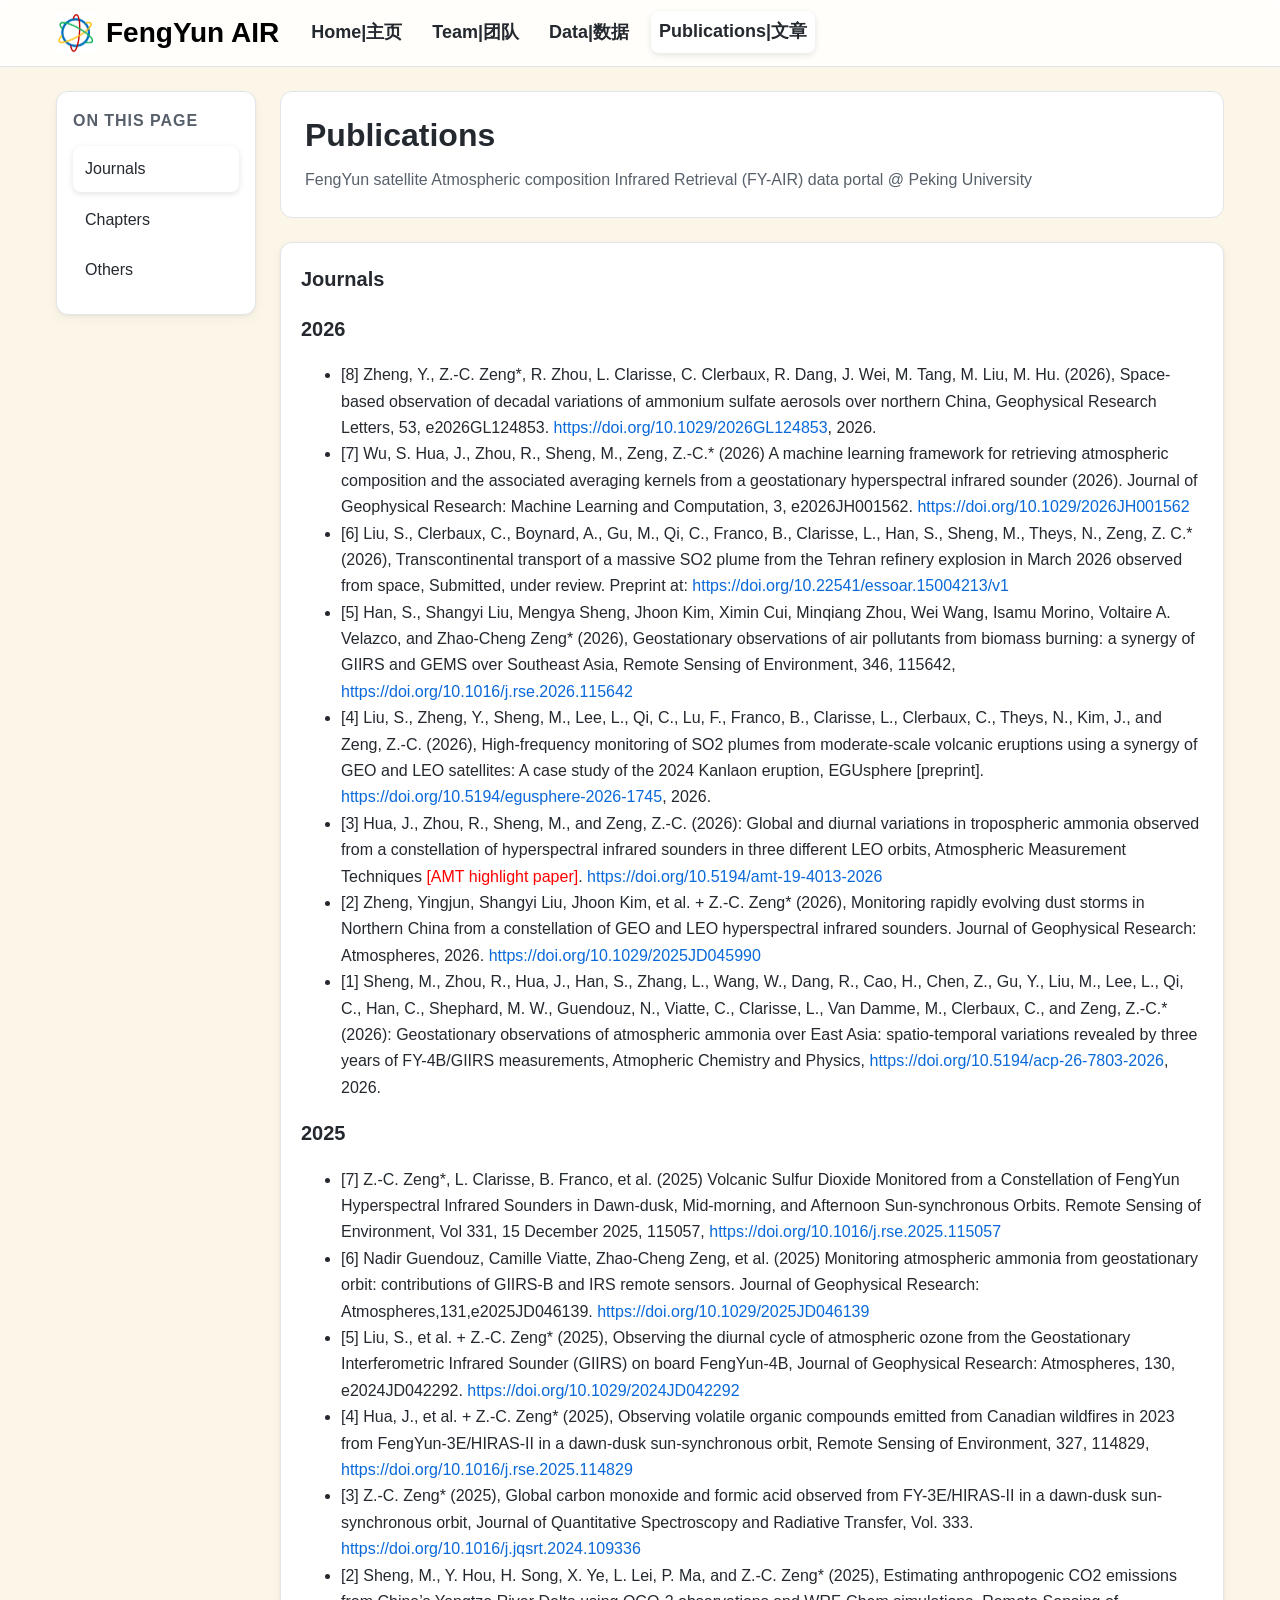
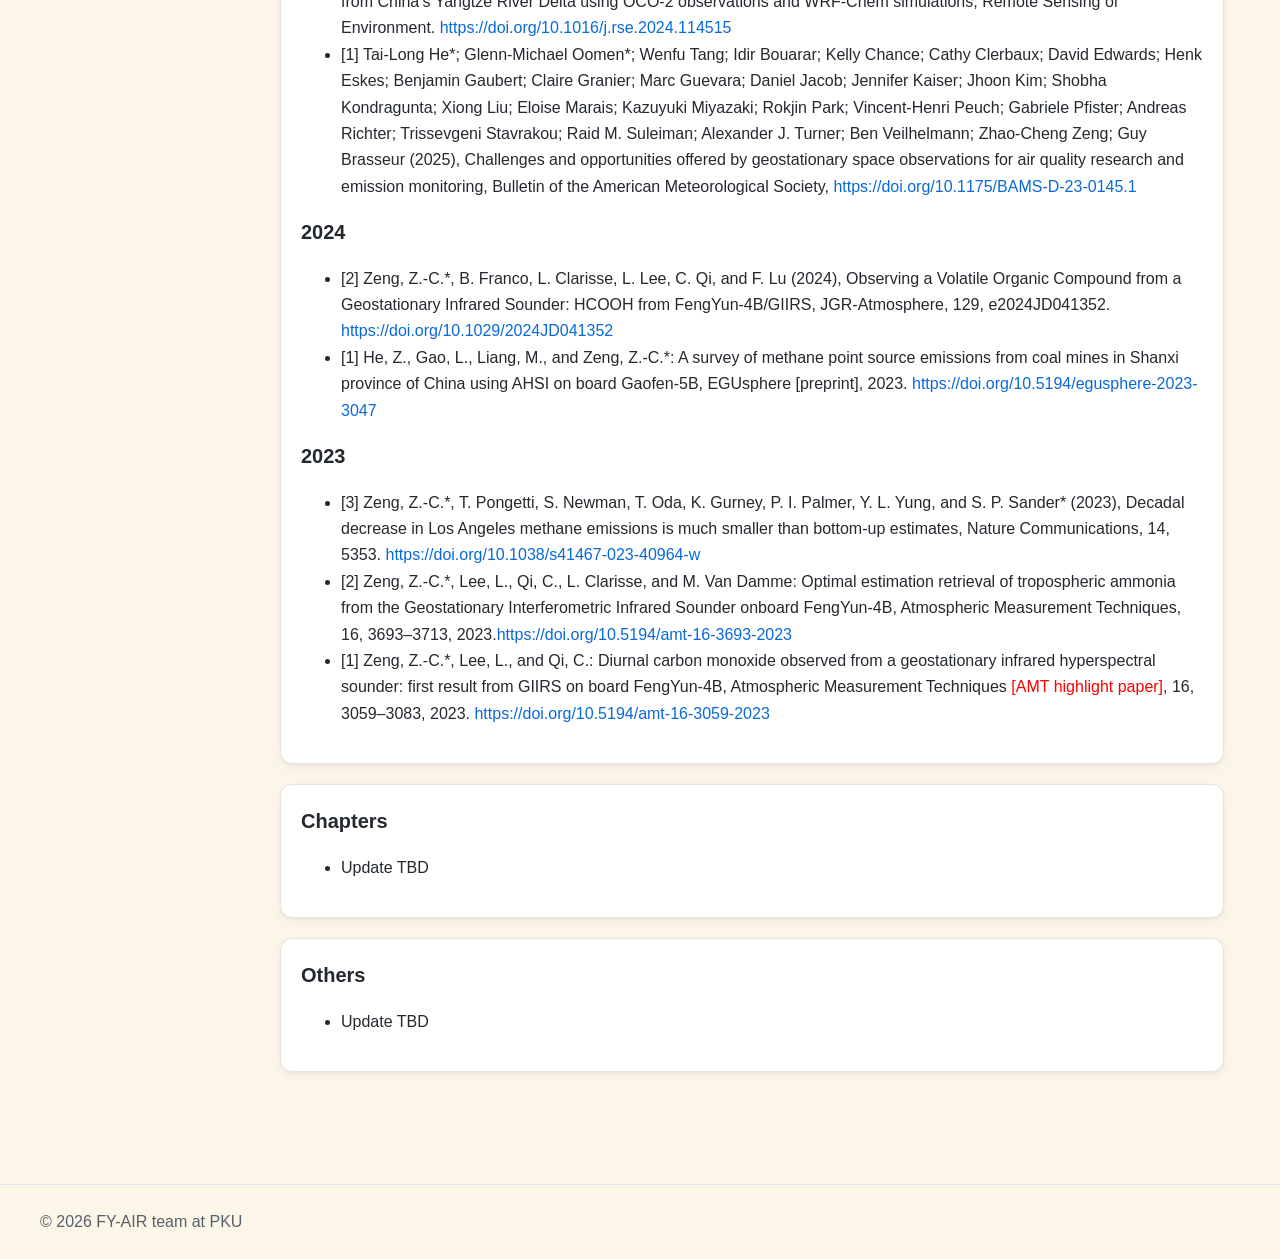
<file: publications.html>
<!doctype html>
<html lang="en">
<head>
  <meta charset="utf-8" />
  <meta name="viewport" content="width=device-width, initial-scale=1" />
  <title>FY-AIR</title>
  <meta name="description" content="FengYun satellite atmospheric composition" />
    <style>
    :root {
      --bg: #fbf6e7;
      --text: #24292f;
      --muted: #57606a;
      --border: #e1e4e8;
      --primary: #0969da;
      --primary-ink: #0550ae;
      --nav-bg: #ffffff;
      --nav-blur: rgba(255,255,255,0.85);
      --code-bg: #f6f8fa;
      --card-bg: #ffffff;
      --shadow: 0 1px 3px rgba(0,0,0,0.06), 0 4px 12px rgba(0,0,0,0.04);
      --radius: 12px;
      --sw: 1px;
      --content-max: 1200px;
      --sidebar-w: 200px;
    }
    *, *::before, *::after { box-sizing: border-box; }
    html, body { height: 100%; }
    body {
      margin: 0;
      font: 16px/1.65 -apple-system, BlinkMacSystemFont, "Segoe UI", Roboto, Inter, Helvetica, Arial, sans-serif;
      color: var(--text);
      background: var(--bg);
      -webkit-font-smoothing: antialiased;
      -moz-osx-font-smoothing: grayscale;
    }
    img { max-width: 100%; display: block; }
    a { color: var(--primary); text-decoration: none; }
    a:hover { text-decoration: underline; }
    .brand {
      text-decoration: none;
    }
    .brand:hover {
      text-decoration: none;
    }
    code, pre { font-family: ui-monospace, SFMono-Regular, Menlo, Monaco, Consolas, "Liberation Mono", "Courier New", monospace; }
    .nav {
      position: sticky; top: 0; z-index: 50;
      backdrop-filter: saturate(1.2) blur(6px);
      background: var(--nav-blur);
      border-bottom: var(--sw) solid var(--border);
    }
    .nav .wrap {
      max-width: var(--content-max);
      margin: 0 auto;
      padding: 10px 16px;
      display: flex; align-items: center; gap: 16px;
    }
    .brand { display:flex; align-items:center; gap:10px; font-weight:700; font-size: 22px; }
    .brand .logo {
      position: relative;
      width: 28px;
      height: 28px;
    }
    .brand .logo span,
    .brand .logo::before,
    .brand .logo::after {
      content: '';
      position: absolute;
      border-radius: 50%;
      top: 50%;
      left: 50%;
      transform: translate(-50%, -50%);
      background: transparent;
      border: 2px solid;
    }
    .brand .logo span {
      width: 8px;
      height: 8px;
      border-color: blue;
      z-index: 3;
    }
    .brand .logo::before {
      width: 16px;
      height: 16px;
      border-color: green;
      z-index: 2;
    }
    .brand .logo::after {
      width: 24px;
      height: 24px;
      border-color: red;
      z-index: 1;
    }
    .brand-title {
      font-size: 28px;
      font-weight: 700;
      color: #000000;
    }
    .navlinks { display:flex; gap:14px; margin-left: 8px; }
    .navlinks a {
      color: var(--text);
      padding:6px 8px;
      border-radius:8px;
      font-size: 18px;
      font-weight:600;
      transition: all 0.22s ease; /* 平滑动画 */
    }
    .navlinks a[aria-current="page"],
    .navlinks a:hover {
      background: var(--card-bg);
      text-decoration:none;
      box-shadow: 0 2px 6px rgba(0,0,0,0.11); /* 加深阴影 */
      transform: translateY(-1px); /* 轻微上浮 */
    }
    .spacer { flex: 1; }
    .menu-btn { display:none; margin-left:4px; border: var(--sw) solid var(--border); background:#fff; border-radius:8px; padding:8px 10px; }
    .layout {
      max-width: var(--content-max);
      margin: 0 auto; padding: 24px 16px 64px;
      display: grid; grid-template-columns: var(--sidebar-w) 1fr;
      gap: 24px;
    }
    .sidebar {
      position: sticky; top: 64px; align-self: start; border: var(--sw) solid var(--border); border-radius: var(--radius); padding: 16px; background: #fff;
      height: max-content;
      box-shadow: var(--shadow);
    }
    .sidebar h3 { margin: 0 0 12px; font-size: 16px; font-weight: 700; text-transform: uppercase; letter-spacing: .06em; color: var(--muted); }
    .snav { list-style: none; padding: 0; margin: 0; }
    .snav li { margin: 4px 0; }
    .snav a {
      display: block;
      padding: 10px 12px;
      border-radius: 8px;
      color: var(--text);
      font-size: 16px;
      font-weight: 500;
      transition: all 0.22s ease;
    }
    .snav a.active,
    .snav a:hover {
      background: var(--card-bg);
      text-decoration: none;
      box-shadow: 0 2px 6px rgba(0,0,0,0.11);
      transform: translateY(-1px);
    }
    .content { min-width: 0; }
    .hero {
      border: var(--sw) solid var(--border); border-radius: var(--radius); padding: 24px; background: #fff;
      display: grid; gap: 12px;
      transition: transform 0.2s ease, box-shadow 0.2s ease;
    }
    .hero:hover {
      transform: translateY(-2px);
      box-shadow: 0 2px 6px rgba(0,0,0,0.08),0 8px 16px rgba(0,0,0,0.06);
    }
    .hero h1 { font-size: 32px; line-height: 1.2; margin: 0; }
    .hero p { margin: 0; color: var(--muted); }
    .hero .cta { display: flex; flex-wrap: wrap; gap: 10px; margin-top: 6px; }
    .btn {
      display:inline-flex; align-items:center; gap:8px; padding:10px 14px; border-radius: 10px; border: var(--sw) solid var(--border); background:#fff;
      font-weight:600; text-decoration:none;
      box-shadow: var(--shadow);
    }
    .btn.primary { background: var(--primary); color:#fff; border-color: transparent; }
    .btn.primary:hover { filter: saturate(1.1) brightness(.98); }
    .three-boxes {
      margin-top: 24px;
      display: flex;
      flex-direction: column;
      gap: 20px;
    }
    .box {
      border: var(--sw) solid var(--border);
      border-radius: var(--radius);
      background: #fff;
      padding: 20px;
      box-shadow: var(--shadow);
      transition: transform 0.2s ease, box-shadow 0.2s ease;
    }
    .box:hover {
      transform: translateY(-2px);
      box-shadow: 0 2px 6px rgba(0,0,0,0.08),0 8px 16px rgba(0,0,0,0.06);
    }
    .box h2 {
      margin-top: 0;
      font-size: 20px;
    }
    footer { border-top: var(--sw) solid var(--border); margin-top: 48px; padding: 24px 16px; color: var(--muted); }
    .footwrap { max-width: var(--content-max); margin: 0 auto; display: grid; gap: 12px; }
    @media (max-width: 1100px) {
      .layout { grid-template-columns: 1fr; }
      .sidebar { position: static; }
      .menu-btn { display:inline-flex; }
      .sidebar { display: none; }
      .sidebar.open { display: block; }
    }
    </style>
</head>
<body>
  <nav class="nav" aria-label="Main">
    <div class="wrap">
      <button class="menu-btn" aria-expanded="false" aria-controls="sidebar" id="menuToggle">☰ Menu</button>
      <a class="brand" href="#">
        <img src="img/logo.png" alt="FY-AIR logo" class="logo" style="width:40px;height:auto;" />
        <span class="brand-title">FengYun AIR</span>
      </a>
      <div class="navlinks" role="navigation" aria-label="Primary">
        <a href="index.html">Home|主页</a>
        <a href="team.html">Team|团队</a>
        <a href="data.html">Data|数据</a>
        <a href="publications.html" aria-current="page">Publications|文章</a>
      </div>
      <div class="spacer"></div>
    </div>
  </nav>

  <main class="layout">
    <aside class="sidebar" id="sidebar">
      <h3>On this page</h3>
      <ul class="snav">
        <li><a class="active" href="#journals">Journals</a></li>
        <li><a href="#chapters">Chapters</a></li>
        <li><a href="#others">Others</a></li>
      </ul>
    </aside>

    <section class="content">
      <div class="hero">
        <h1>Publications</h1>
        <p>FengYun satellite Atmospheric composition Infrared Retrieval (FY-AIR) data portal @ Peking University</p>
      </div>

      <div class="three-boxes">
<!--         <div class="box">
          <h2>Image</h2>
          <img src="img/GIIRS_HIRAS.png" alt="Placeholder image" />
        </div> -->
        <div class="box" id="journals">
          <h2>Journals</h2>
          <h2>2026</h2>
          <ul>
            <li>[8] Zheng, Y., Z.-C. Zeng*, R. Zhou, L. Clarisse, C. Clerbaux, R. Dang, J. Wei, M. Tang, M. Liu, M. Hu. (2026), Space-based observation of decadal variations of ammonium sulfate aerosols over northern China, Geophysical Research Letters, 53, e2026GL124853. <a href="https://doi.org/10.1029/2026GL124853">https://doi.org/10.1029/2026GL124853</a>, 2026.
            <li>[7] Wu, S. Hua, J., Zhou, R., Sheng, M., Zeng, Z.-C.* (2026) A machine learning framework for retrieving atmospheric composition and the associated averaging kernels from a geostationary hyperspectral infrared sounder (2026). Journal of Geophysical Research: Machine Learning and Computation, 3, e2026JH001562. <a href="https://doi.org/10.1029/2026JH001562">https://doi.org/10.1029/2026JH001562</a></li>
            <li>[6] Liu, S., Clerbaux, C., Boynard, A., Gu, M., Qi, C., Franco, B., Clarisse, L., Han, S., Sheng, M., Theys, N., Zeng, Z. C.* (2026), Transcontinental transport of a massive SO2 plume from the Tehran refinery explosion in March 2026 observed from space, Submitted, under review. Preprint at: <a href="https://doi.org/10.22541/essoar.15004213/v1">https://doi.org/10.22541/essoar.15004213/v1</a></li>
            <li>[5] Han, S., Shangyi Liu, Mengya Sheng, Jhoon Kim, Ximin Cui, Minqiang Zhou, Wei Wang, Isamu Morino, Voltaire A. Velazco, and Zhao-Cheng Zeng* (2026), Geostationary observations of air pollutants from biomass burning: a synergy of GIIRS and GEMS over Southeast Asia, Remote Sensing of Environment, 346, 115642, <a href="https://doi.org/10.1016/j.rse.2026.115642">https://doi.org/10.1016/j.rse.2026.115642</a></li>
            <li>[4] Liu, S., Zheng, Y., Sheng, M., Lee, L., Qi, C., Lu, F., Franco, B., Clarisse, L., Clerbaux, C., Theys, N., Kim, J., and Zeng, Z.-C. (2026), High-frequency monitoring of SO2 plumes from moderate-scale volcanic eruptions using a synergy of GEO and LEO satellites: A case study of the 2024 Kanlaon eruption, EGUsphere [preprint]. <a href="https://doi.org/10.5194/egusphere-2026-1745">https://doi.org/10.5194/egusphere-2026-1745</a>, 2026.</li>
            <li>[3] Hua, J., Zhou, R., Sheng, M., and Zeng, Z.-C. (2026): Global and diurnal variations in tropospheric ammonia observed from a constellation of hyperspectral infrared sounders in three different LEO orbits, Atmospheric Measurement Techniques <a style="color: red;">[AMT highlight paper]</a>. <a href="https://doi.org/10.5194/amt-19-4013-2026">https://doi.org/10.5194/amt-19-4013-2026</a></li>
            <li>[2] Zheng, Yingjun, Shangyi Liu, Jhoon Kim, et al. + Z.-C. Zeng* (2026), Monitoring rapidly evolving dust storms in Northern China from a constellation of GEO and LEO hyperspectral infrared sounders. Journal of Geophysical Research: Atmospheres, 2026. <a href="https://doi.org/10.1029/2025JD045990">https://doi.org/10.1029/2025JD045990</a></li>
            <li>[1] Sheng, M., Zhou, R., Hua, J., Han, S., Zhang, L., Wang, W., Dang, R., Cao, H., Chen, Z., Gu, Y., Liu, M., Lee, L., Qi, C., Han, C., Shephard, M. W., Guendouz, N., Viatte, C., Clarisse, L., Van Damme, M., Clerbaux, C., and Zeng, Z.-C.* (2026): Geostationary observations of atmospheric ammonia over East Asia: spatio-temporal variations revealed by three years of FY-4B/GIIRS measurements, Atmopheric Chemistry and Physics, <a href="https://doi.org/10.5194/acp-26-7803-2026">https://doi.org/10.5194/acp-26-7803-2026</a>, 2026.</li>
          </ul>
          <h2>2025</h2>
          <ul>
            <li>[7] Z.-C. Zeng*, L. Clarisse, B. Franco, et al. (2025) Volcanic Sulfur Dioxide Monitored from a Constellation of FengYun Hyperspectral Infrared Sounders in Dawn-dusk, Mid-morning, and Afternoon Sun-synchronous Orbits. Remote Sensing of Environment, Vol 331, 15 December 2025, 115057, <a href="https://doi.org/10.1016/j.rse.2025.115057">https://doi.org/10.1016/j.rse.2025.115057</a></li>
            <li>[6] Nadir Guendouz, Camille Viatte, Zhao-Cheng Zeng, et al. (2025) Monitoring atmospheric ammonia from geostationary orbit: contributions of GIIRS-B and IRS remote sensors. Journal of Geophysical Research: Atmospheres,131,e2025JD046139. <a href="https://doi.org/10.1029/2025JD046139">https://doi.org/10.1029/2025JD046139</a></li>
            <li>[5] Liu, S., et al. + Z.-C. Zeng* (2025), Observing the diurnal cycle of atmospheric ozone from the Geostationary Interferometric Infrared Sounder (GIIRS) on board FengYun-4B, Journal of Geophysical Research: Atmospheres, 130, e2024JD042292. <a href="https://doi.org/10.1029/2024JD042292">https://doi.org/10.1029/2024JD042292</a></li>
            <li>[4] Hua, J., et al. + Z.-C. Zeng* (2025), Observing volatile organic compounds emitted from Canadian wildfires in 2023 from FengYun-3E/HIRAS-II in a dawn-dusk sun-synchronous orbit, Remote Sensing of Environment, 327, 114829, <a href="https://doi.org/10.1016/j.rse.2025.114829">https://doi.org/10.1016/j.rse.2025.114829</a></li>
            <li>[3] Z.-C. Zeng* (2025), Global carbon monoxide and formic acid observed from FY-3E/HIRAS-II in a dawn-dusk sun-synchronous orbit, Journal of Quantitative Spectroscopy and Radiative Transfer, Vol. 333. <a href="https://doi.org/10.1016/j.jqsrt.2024.109336">https://doi.org/10.1016/j.jqsrt.2024.109336</a></li>
            <li>[2] Sheng, M., Y. Hou, H. Song, X. Ye, L. Lei, P. Ma, and Z.-C. Zeng* (2025), Estimating anthropogenic CO2 emissions from China’s Yangtze River Delta using OCO-2 observations and WRF-Chem simulations, Remote Sensing of Environment. <a href="https://doi.org/10.1016/j.rse.2024.114515">https://doi.org/10.1016/j.rse.2024.114515</a></li>
            <li>[1] Tai-Long He*; Glenn-Michael Oomen*; Wenfu Tang; Idir Bouarar; Kelly Chance; Cathy Clerbaux; David Edwards; Henk Eskes; Benjamin Gaubert; Claire Granier; Marc Guevara; Daniel Jacob; Jennifer Kaiser; Jhoon Kim; Shobha Kondragunta; Xiong Liu; Eloise Marais; Kazuyuki Miyazaki; Rokjin Park; Vincent-Henri Peuch; Gabriele Pfister; Andreas Richter; Trissevgeni Stavrakou; Raid M. Suleiman; Alexander J. Turner; Ben Veilhelmann; Zhao-Cheng Zeng; Guy Brasseur (2025), Challenges and opportunities offered by geostationary space observations for air quality research and emission monitoring, Bulletin of the American Meteorological Society, <a href="https://doi.org/10.1175/BAMS-D-23-0145.1">https://doi.org/10.1175/BAMS-D-23-0145.1</a></li>
          </ul>
          <h2>2024</h2>
          <ul>
            <li>[2] Zeng, Z.-C.*, B. Franco, L. Clarisse, L. Lee, C. Qi, and F. Lu (2024), Observing a Volatile Organic Compound from a Geostationary Infrared Sounder: HCOOH from FengYun-4B/GIIRS, JGR-Atmosphere, 129, e2024JD041352. <a href="https://doi.org/10.1029/2024JD041352">https://doi.org/10.1029/2024JD041352</a></li>
            <li>[1] He, Z., Gao, L., Liang, M., and Zeng, Z.-C.*: A survey of methane point source emissions from coal mines in Shanxi province of China using AHSI on board Gaofen-5B, EGUsphere [preprint], 2023. <a href="https://doi.org/10.5194/egusphere-2023-3047">https://doi.org/10.5194/egusphere-2023-3047</a></li>
          </ul>
          <h2>2023</h2>
          <ul>
            <li>[3] Zeng, Z.-C.*, T. Pongetti, S. Newman, T. Oda, K. Gurney, P. I. Palmer, Y. L. Yung, and S. P. Sander* (2023), Decadal decrease in Los Angeles methane emissions is much smaller than bottom-up estimates, Nature Communications, 14, 5353. <a href="https://doi.org/10.1038/s41467-023-40964-w">https://doi.org/10.1038/s41467-023-40964-w</a></li>
            <li>[2] Zeng, Z.-C.*, Lee, L., Qi, C., L. Clarisse, and M. Van Damme: Optimal estimation retrieval of tropospheric ammonia from the Geostationary Interferometric Infrared Sounder onboard FengYun-4B, Atmospheric Measurement Techniques, 16, 3693–3713, 2023.<a href="https://doi.org/10.5194/amt-16-3693-2023">https://doi.org/10.5194/amt-16-3693-2023</a></li>
            <li>[1] Zeng, Z.-C.*, Lee, L., and Qi, C.: Diurnal carbon monoxide observed from a geostationary infrared hyperspectral sounder: first result from GIIRS on board FengYun-4B, Atmospheric Measurement Techniques <a style="color: red;">[AMT highlight paper]</a>, 16, 3059–3083, 2023. <a href="https://doi.org/10.5194/amt-16-3059-2023">https://doi.org/10.5194/amt-16-3059-2023</a></li>
          </ul>
        </div>
        <div class="box" id="chapters">
          <h2>Chapters</h2>
          <ul>
            <li>Update TBD</li>
          </ul>
        </div>
        <div class="box" id="others">
          <h2>Others</h2>
          <ul>
            <li>Update TBD</li>
          </ul>
        </div>
      </div>

<!--       <article class="doc" id="team">
        <h1>Team</h1>
        <p>Introduce your project team members here.</p>
      </article>

      <article class="doc" id="data">
        <h1>Data</h1>
        <p>Describe your datasets, sources, and data access instructions.</p>
      </article>

      <article class="doc" id="publications">
        <h1>Publications</h1>
        <p>List your related publications and research outputs here.</p>
      </article> -->
    </section>
  </main>

  <footer>
    <div class="footwrap">
      <div>© <span id="year"></span> FY-AIR team at PKU </div>
    </div>
  </footer>

  <script>
    const y = document.getElementById('year'); if (y) y.textContent = new Date().getFullYear();
    const btn = document.getElementById('menuToggle');
    const sidebar = document.getElementById('sidebar');
    if (btn && sidebar) {
      btn.addEventListener('click', () => {
        const open = sidebar.classList.toggle('open');
        btn.setAttribute('aria-expanded', open ? 'true' : 'false');
      });
    }
  </script>
</body>
</html>
</file>
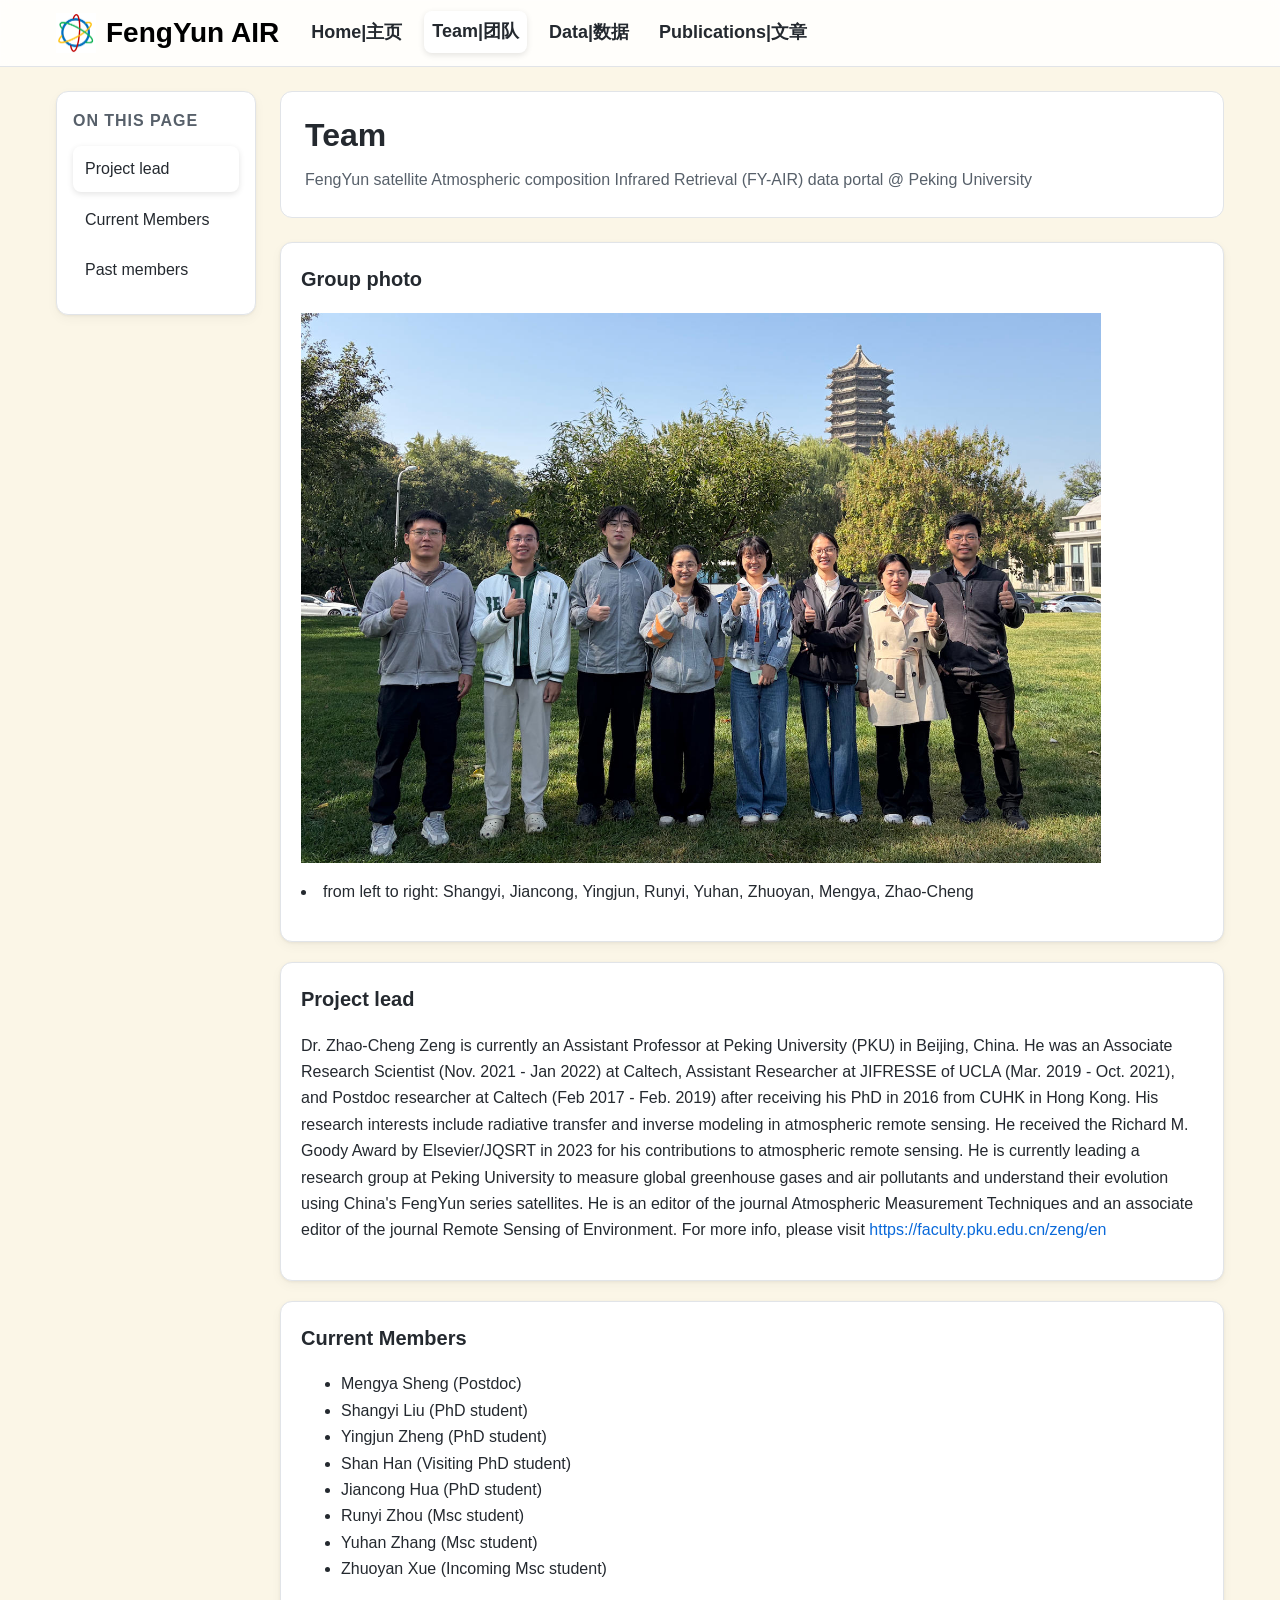
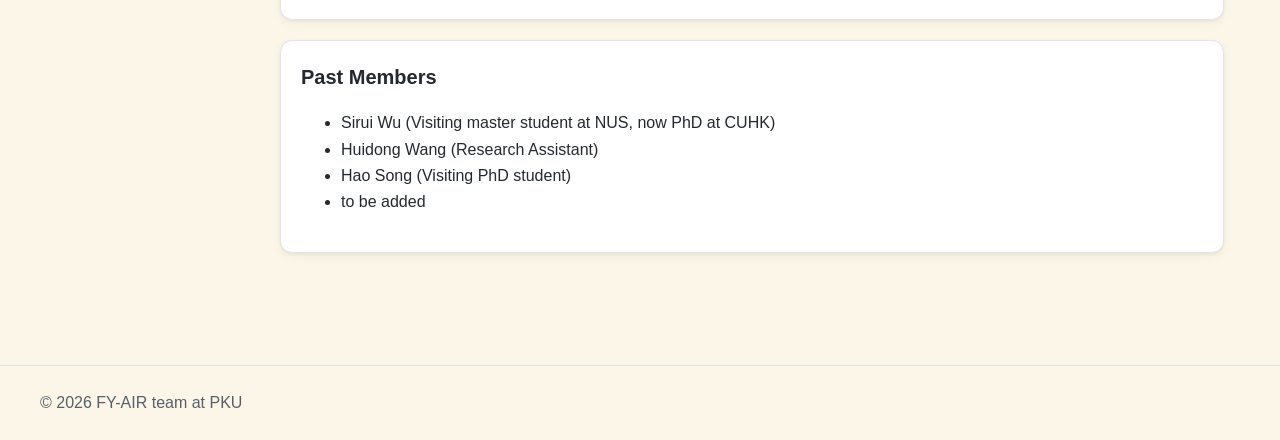
<file: team.html>
<!doctype html>
<html lang="en">
<head>
  <meta charset="utf-8" />
  <meta name="viewport" content="width=device-width, initial-scale=1" />
  <title>FY-AIR</title>
  <meta name="description" content="FengYun satellite atmospheric composition" />
    <style>
    :root {
      --bg: #fbf6e7;
      --text: #24292f;
      --muted: #57606a;
      --border: #e1e4e8;
      --primary: #0969da;
      --primary-ink: #0550ae;
      --nav-bg: #ffffff;
      --nav-blur: rgba(255,255,255,0.85);
      --code-bg: #f6f8fa;
      --card-bg: #ffffff;
      --shadow: 0 1px 3px rgba(0,0,0,0.06), 0 4px 12px rgba(0,0,0,0.04);
      --radius: 12px;
      --sw: 1px;
      --content-max: 1200px;
      --sidebar-w: 200px;
    }
    *, *::before, *::after { box-sizing: border-box; }
    html, body { height: 100%; }
    body {
      margin: 0;
      font: 16px/1.65 -apple-system, BlinkMacSystemFont, "Segoe UI", Roboto, Inter, Helvetica, Arial, sans-serif;
      color: var(--text);
      background: var(--bg);
      -webkit-font-smoothing: antialiased;
      -moz-osx-font-smoothing: grayscale;
    }
    img { max-width: 100%; display: block; }
    a { color: var(--primary); text-decoration: none; }
    a:hover { text-decoration: underline; }
    .brand {
      text-decoration: none;
    }
    .brand:hover {
      text-decoration: none;
    }
    code, pre { font-family: ui-monospace, SFMono-Regular, Menlo, Monaco, Consolas, "Liberation Mono", "Courier New", monospace; }
    .nav {
      position: sticky; top: 0; z-index: 50;
      backdrop-filter: saturate(1.2) blur(6px);
      background: var(--nav-blur);
      border-bottom: var(--sw) solid var(--border);
    }
    .nav .wrap {
      max-width: var(--content-max);
      margin: 0 auto;
      padding: 10px 16px;
      display: flex; align-items: center; gap: 16px;
    }
    .brand { display:flex; align-items:center; gap:10px; font-weight:700; font-size: 22px; }
    .brand .logo {
      position: relative;
      width: 28px;
      height: 28px;
    }
    .brand .logo span,
    .brand .logo::before,
    .brand .logo::after {
      content: '';
      position: absolute;
      border-radius: 50%;
      top: 50%;
      left: 50%;
      transform: translate(-50%, -50%);
      background: transparent;
      border: 2px solid;
    }
    .brand .logo span {
      width: 8px;
      height: 8px;
      border-color: blue;
      z-index: 3;
    }
    .brand .logo::before {
      width: 16px;
      height: 16px;
      border-color: green;
      z-index: 2;
    }
    .brand .logo::after {
      width: 24px;
      height: 24px;
      border-color: red;
      z-index: 1;
    }
    .brand-title {
      font-size: 28px;
      font-weight: 700;
      color: #000000;
    }
    .navlinks { display:flex; gap:14px; margin-left: 8px; }
    .navlinks a {
      color: var(--text);
      padding:6px 8px;
      border-radius:8px;
      font-size: 18px;
      font-weight:600;
      transition: all 0.22s ease; /* 平滑动画 */
    }
    .navlinks a[aria-current="page"],
    .navlinks a:hover {
      background: var(--card-bg);
      text-decoration:none;
      box-shadow: 0 2px 6px rgba(0,0,0,0.11); /* 加深阴影 */
      transform: translateY(-1px); /* 轻微上浮 */
    }
    .spacer { flex: 1; }
    .menu-btn { display:none; margin-left:4px; border: var(--sw) solid var(--border); background:#fff; border-radius:8px; padding:8px 10px; }
    .layout {
      max-width: var(--content-max);
      margin: 0 auto; padding: 24px 16px 64px;
      display: grid; grid-template-columns: var(--sidebar-w) 1fr;
      gap: 24px;
    }
    .sidebar {
      position: sticky; top: 64px; align-self: start; border: var(--sw) solid var(--border); border-radius: var(--radius); padding: 16px; background: #fff;
      height: max-content;
      box-shadow: var(--shadow);
    }
    .sidebar h3 { margin: 0 0 12px; font-size: 16px; font-weight: 700; text-transform: uppercase; letter-spacing: .06em; color: var(--muted); }
    .snav { list-style: none; padding: 0; margin: 0; }
    .snav li { margin: 4px 0; }
    .snav a {
      display: block;
      padding: 10px 12px;
      border-radius: 8px;
      color: var(--text);
      font-size: 16px;
      font-weight: 500;
      transition: all 0.22s ease;
    }
    .snav a.active,
    .snav a:hover {
      background: var(--card-bg);
      text-decoration: none;
      box-shadow: 0 2px 6px rgba(0,0,0,0.11);
      transform: translateY(-1px);
    }
    .content { min-width: 0; }
    .hero {
      border: var(--sw) solid var(--border); border-radius: var(--radius); padding: 24px; background: #fff;
      display: grid; gap: 12px;
      transition: transform 0.2s ease, box-shadow 0.2s ease;
    }
    .hero:hover {
      transform: translateY(-2px);
      box-shadow: 0 2px 6px rgba(0,0,0,0.08),0 8px 16px rgba(0,0,0,0.06);
    }
    .hero h1 { font-size: 32px; line-height: 1.2; margin: 0; }
    .hero p { margin: 0; color: var(--muted); }
    .hero .cta { display: flex; flex-wrap: wrap; gap: 10px; margin-top: 6px; }
    .btn {
      display:inline-flex; align-items:center; gap:8px; padding:10px 14px; border-radius: 10px; border: var(--sw) solid var(--border); background:#fff;
      font-weight:600; text-decoration:none;
      box-shadow: var(--shadow);
    }
    .btn.primary { background: var(--primary); color:#fff; border-color: transparent; }
    .btn.primary:hover { filter: saturate(1.1) brightness(.98); }
    .three-boxes {
      margin-top: 24px;
      display: flex;
      flex-direction: column;
      gap: 20px;
    }
    .box {
      border: var(--sw) solid var(--border);
      border-radius: var(--radius);
      background: #fff;
      padding: 20px;
      box-shadow: var(--shadow);
      transition: transform 0.2s ease, box-shadow 0.2s ease;
    }
    .box:hover {
      transform: translateY(-2px);
      box-shadow: 0 2px 6px rgba(0,0,0,0.08),0 8px 16px rgba(0,0,0,0.06);
    }
    .box h2 {
      margin-top: 0;
      font-size: 20px;
    }
    footer { border-top: var(--sw) solid var(--border); margin-top: 48px; padding: 24px 16px; color: var(--muted); }
    .footwrap { max-width: var(--content-max); margin: 0 auto; display: grid; gap: 12px; }
    @media (max-width: 1100px) {
      .layout { grid-template-columns: 1fr; }
      .sidebar { position: static; }
      .menu-btn { display:inline-flex; }
      .sidebar { display: none; }
      .sidebar.open { display: block; }
    }
    </style>
</head>
<body>
  <nav class="nav" aria-label="Main">
    <div class="wrap">
      <button class="menu-btn" aria-expanded="false" aria-controls="sidebar" id="menuToggle">☰ Menu</button>
      <a class="brand" href="#">
        <img src="img/logo.png" alt="FY-AIR logo" class="logo" style="width:40px;height:auto;" />
        <span class="brand-title">FengYun AIR</span>
      </a>
      <div class="navlinks" role="navigation" aria-label="Primary">
        <a href="index.html">Home|主页</a>
        <a href="team.html" aria-current="page">Team|团队</a>
        <a href="data.html">Data|数据</a>
        <a href="publications.html">Publications|文章</a>
      </div>
      <div class="spacer"></div>
    </div>
  </nav>

  <main class="layout">
    <aside class="sidebar" id="sidebar">
      <h3>On this page</h3>
      <ul class="snav">
        <li><a class="active" href="#lead">Project lead</a></li>
        <li><a href="#current">Current Members</a></li>
        <li><a href="#past">Past members</a></li>
      </ul>
    </aside>

    <section class="content">
      <div class="hero">
        <h1>Team</h1>
        <p>FengYun satellite Atmospheric composition Infrared Retrieval (FY-AIR) data portal @ Peking University</p>
      </div>

      <div class="three-boxes">
        <div class="box">
          <h2>Group photo</h2>
          <!-- <img src="img/groupphoto.png" alt="Placeholder image" /> -->
          <!-- <p>Group photo is coming soon!</p> -->
          <div style="text-align: center;">
            <img src="img/GroupPhoto_2026Oct15.jpg", alt="group photo", width="800">
          </div>
          <p>
            <li>from left to right: Shangyi, Jiancong, Yingjun, Runyi, Yuhan, Zhuoyan, Mengya, Zhao-Cheng</li>
          </p>
        </div>
        <div class="box" id="lead">
          <h2>Project lead</h2>
          <p>
            Dr. Zhao-Cheng Zeng is currently an Assistant Professor at Peking University (PKU) in Beijing, China. 
            He was an Associate Research Scientist (Nov. 2021 - Jan 2022) at Caltech, 
            Assistant Researcher at JIFRESSE of UCLA (Mar. 2019 - Oct. 2021), 
            and Postdoc researcher at Caltech (Feb 2017 - Feb. 2019) after receiving his PhD in 2016 from CUHK in Hong Kong. 
            His research interests include radiative transfer and inverse modeling in atmospheric remote sensing. 
            He received the Richard M. Goody Award by Elsevier/JQSRT in 2023 for his contributions to atmospheric remote sensing. 
            He is currently leading a research group at Peking University to measure global greenhouse gases 
            and air pollutants and understand their evolution using China's FengYun series satellites. 
            He is an editor of the journal Atmospheric Measurement Techniques and an associate editor of the journal Remote Sensing of Environment. 
            For more info, please visit <a href="https://faculty.pku.edu.cn/zeng/en">https://faculty.pku.edu.cn/zeng/en</a>
          </p>
        </div>
        <div class="box" id="current">
          <h2>Current Members</h2>
          <ul>
            <li>Mengya Sheng (Postdoc)</li>
            <li>Shangyi Liu (PhD student)</li>
            <li>Yingjun Zheng (PhD student)</li>
            <li>Shan Han (Visiting PhD student)</li>
            <li>Jiancong Hua (PhD student)</li>
            <li>Runyi Zhou (Msc student)</li>
            <li>Yuhan Zhang (Msc student)</li>
            <li>Zhuoyan Xue (Incoming Msc student)</li>
          </ul>
        </div>
        <div class="box" id="past">
          <h2>Past Members</h2>
          <ul>
            <li>Sirui Wu (Visiting master student at NUS, now PhD at CUHK)</li>
            <li>Huidong Wang (Research Assistant)</li>
            <li>Hao Song (Visiting PhD student)</li>
            <li>to be added</li>
          </ul>
        </div>
      </div>

<!--       <article class="doc" id="team">
        <h1>Team</h1>
        <p>Introduce your project team members here.</p>
      </article>

      <article class="doc" id="data">
        <h1>Data</h1>
        <p>Describe your datasets, sources, and data access instructions.</p>
      </article>

      <article class="doc" id="publications">
        <h1>Publications</h1>
        <p>List your related publications and research outputs here.</p>
      </article> -->
    </section>
  </main>

  <footer>
    <div class="footwrap">
      <div>© <span id="year"></span> FY-AIR team at PKU </div>
    </div>
  </footer>

  <script>
    const y = document.getElementById('year'); if (y) y.textContent = new Date().getFullYear();
    const btn = document.getElementById('menuToggle');
    const sidebar = document.getElementById('sidebar');
    if (btn && sidebar) {
      btn.addEventListener('click', () => {
        const open = sidebar.classList.toggle('open');
        btn.setAttribute('aria-expanded', open ? 'true' : 'false');
      });
    }
  </script>
</body>
</html>
</file>
